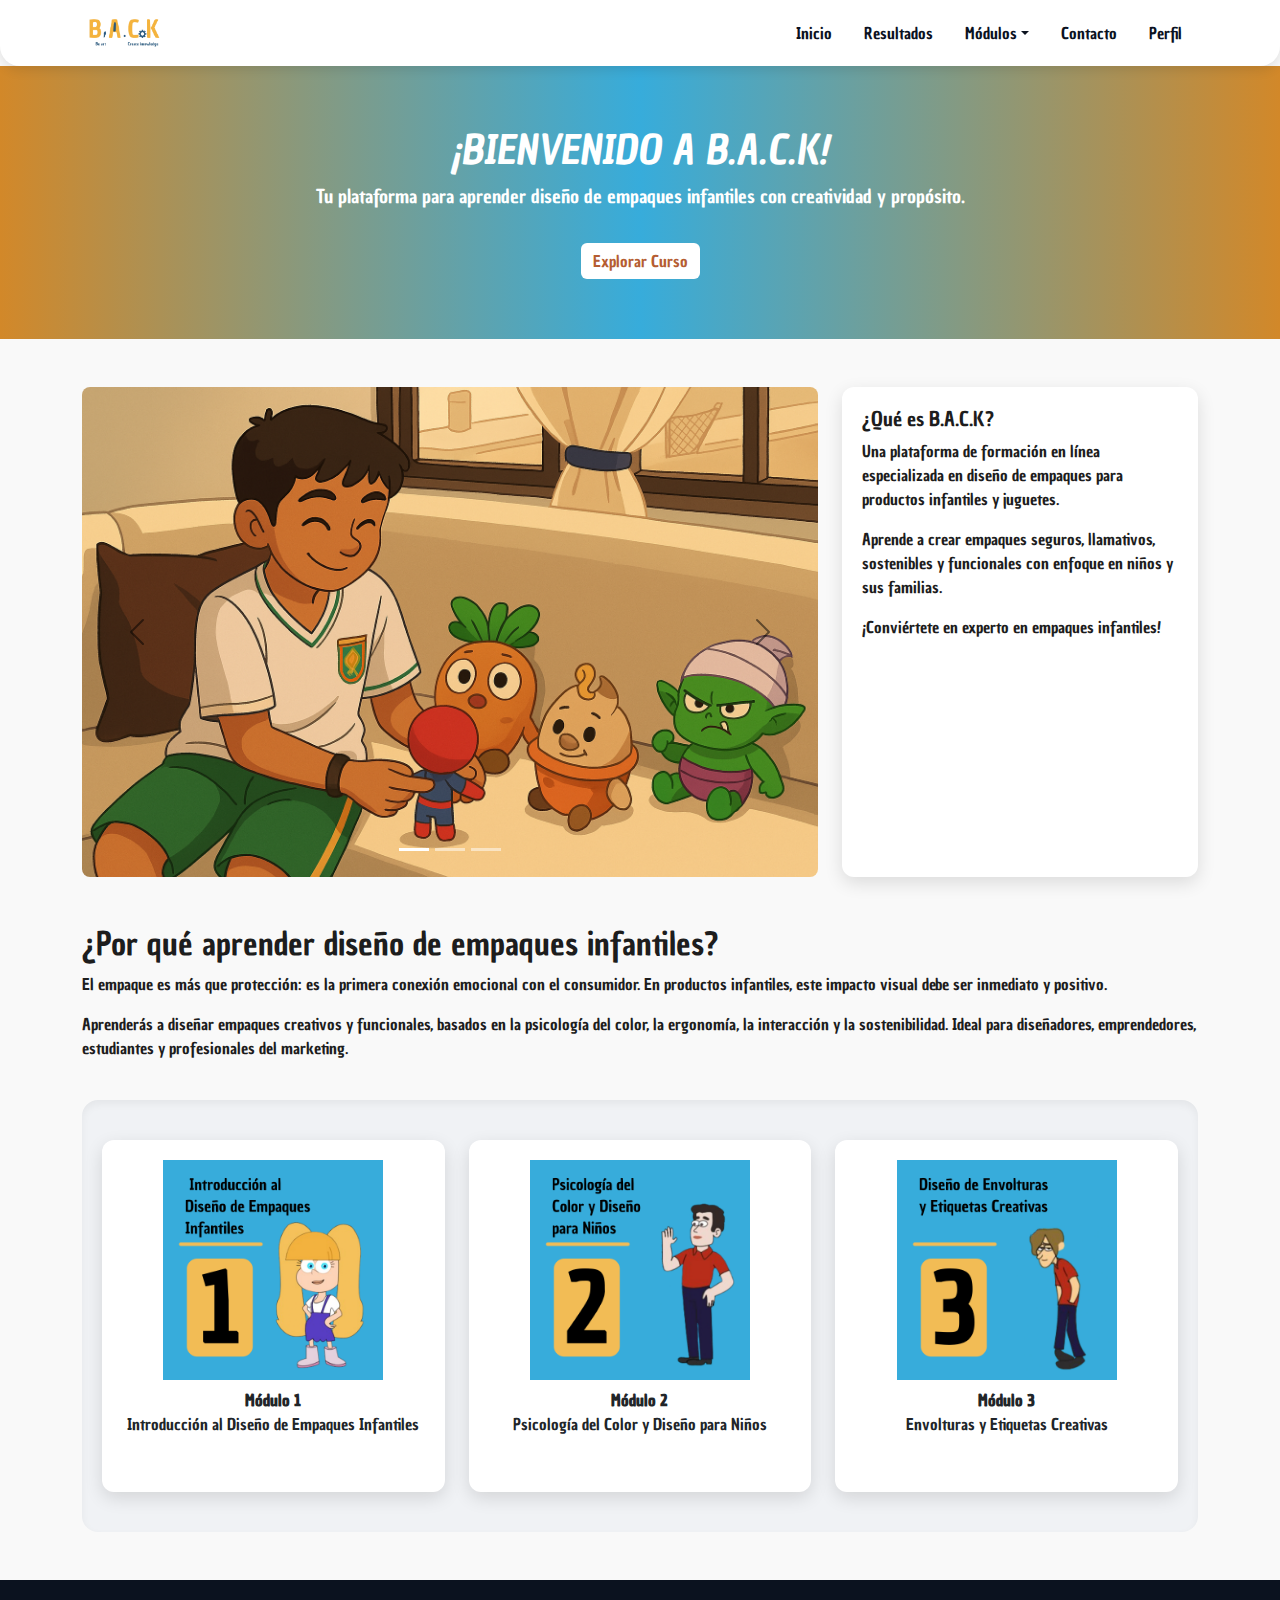
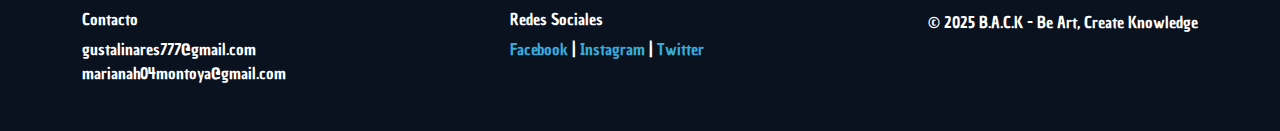
<file: index.html>
<!DOCTYPE html>
<html lang="es">

<head>
  <meta charset="UTF-8" />
  <meta name="viewport" content="width=device-width, initial-scale=1.0" />
  <title>B.A.C.K | Diseño de Empaques Infantiles</title>
  <link href="https://cdn.jsdelivr.net/npm/bootstrap@5.3.0/dist/css/bootstrap.min.css" rel="stylesheet" />
  <link href="https://fonts.googleapis.com/css2?family=Chau+Philomene+One&display=swap" rel="stylesheet" />
  <style>
    body {
      font-family: 'Chau Philomene One', sans-serif;
      background-color: #f9f9f9;
      color: #1D1D1D;
    }

    .navbar {
      background-color: #FFFFFF;
      border-radius: 0 0 20px 20px;
      box-shadow: 0 4px 12px rgba(0, 0, 0, 0.1);
      padding: 0.5rem 1rem;
    }

    .navbar-nav .nav-link {
      color: #0B121F;
      margin: 0 8px;
      padding: 8px 14px;
      border-radius: 8px;
      transition: all 0.3s ease;
    }

    .navbar-nav .nav-link:hover {
      background-color: rgba(183, 221, 255, 0.3);
      box-shadow: 0 6px 14px rgba(0, 0, 0, 0.35);
      transform: translateY(-1px);
    }

    .hero {
      background: linear-gradient(to right, #D28829, #37ACDB, #D28829);
      color: #FFFFFF;
      text-align: center;
      padding: 60px 20px;
    }

    .hero h1 {
      text-transform: uppercase;
    }

    .hero p {
      font-size: 1.2rem;
    }

    .hero button {
      background-color: #FFFFFF;
      color: #B55D32;
      border: none;
      transition: background-color 0.3s ease, color 0.3s ease;
    }

    .hero button:hover {
      background-color: #B55D32;
      color: #FFFFFF;
    }

    .carousel-inner img {
      width: 100%;
      height: auto;
      border-radius: 8px;
    }

    .carousel-control-prev-icon,
    .carousel-control-next-icon {
      filter: invert(1);
    }

    .carousel-control-prev,
    .carousel-control-next {
      background: none;
    }

    .modulos-section {
      background-color: #f0f2f5;
      padding: 40px 20px;
      border-radius: 16px;
      box-shadow: inset 0 4px 8px rgba(0, 0, 0, 0.05);
      margin-top: 40px;
    }

    .article-box {
      background-color: #FFFFFF;
      box-shadow: 0 6px 18px rgba(0, 0, 0, 0.12);
      border-radius: 12px;
      padding: 20px;
      margin-bottom: 20px;
      transition: transform 0.3s ease, box-shadow 0.3s ease;
      height: 100%;
    }

    .article-box:hover {
      transform: translateY(-5px);
      box-shadow: 0 4px 20px rgba(183, 221, 255, 0.5);
    }

    .article-box img {
      width: 100%;
      height: auto;
      max-height: 220px;
      object-fit: contain;
      border-radius: 6px;
    }

    .footer {
      background-color: #0B121F;
      color: #FFFFFF;
      padding: 30px 20px;
    }

    .footer a {
      color: #37ACDB;
      text-decoration: none;
    }

    .footer a:hover {
      text-decoration: underline;
    }

    @keyframes pulse {
      0% {
        box-shadow: 0 0 0 0 rgba(211, 111, 20, 0.4);
      }

      70% {
        box-shadow: 0 0 0 10px rgba(211, 111, 20, 0);
      }

      100% {
        box-shadow: 0 0 0 0 rgba(211, 111, 20, 0);
      }
    }

    .highlight-animate {
      animation: pulse 1.5s ease-out;
    }
  </style>
</head>

<body>
  <nav class="navbar navbar-expand-lg">
    <div class="container">
      <a class="navbar-brand" href="#"><img src="logo.png" alt="Logo" style="height: 40px;"></a>
      <button class="navbar-toggler" type="button" data-bs-toggle="collapse" data-bs-target="#navbarNav">
        <span class="navbar-toggler-icon"></span>
      </button>
      <div class="collapse navbar-collapse" id="navbarNav">
        <ul class="navbar-nav ms-auto">
          <li class="nav-item"><a class="nav-link" href="#">Inicio</a></li>
          <li class="nav-item"><a class="nav-link" href="resultado.html">Resultados</a></li>
          <li class="nav-item dropdown">
            <a class="nav-link dropdown-toggle" href="#" id="productsDropdown" role="button" data-bs-toggle="dropdown">Módulos</a>
            <ul class="dropdown-menu">
              <li><a class="dropdown-item" href="modulo1.html">Introducción</a></li>
              <li><a class="dropdown-item" href="modulo2.html">Psicología del color</a></li>
              <li><a class="dropdown-item" href="modulo3.html">Diseño creativo</a></li>
            </ul>
          </li>
          <li class="nav-item"><a class="nav-link" href="Contacto.html">Contacto</a></li>
          <li class="nav-item"><a class="nav-link" href="perfil.html">Perfil</a></li>
        </ul>
      </div>
    </div>
  </nav>

  <section class="hero">
    <h1><em>¡Bienvenido a B.A.C.K!</em></h1>
    <p>Tu plataforma para aprender diseño de empaques infantiles con creatividad y propósito.</p>
    <button class="btn mt-3" id="explorarBtn">Explorar Curso</button>
  </section>

  <div class="container py-5">
    <div class="row">
      <div class="col-md-8">
        <div id="carouselExampleIndicators" class="carousel slide" data-bs-ride="carousel">
          <div class="carousel-indicators">
            <button type="button" data-bs-target="#carouselExampleIndicators" data-bs-slide-to="0" class="active"></button>
            <button type="button" data-bs-target="#carouselExampleIndicators" data-bs-slide-to="1"></button>
            <button type="button" data-bs-target="#carouselExampleIndicators" data-bs-slide-to="2"></button>
          </div>
          <div class="carousel-inner">
            <div class="carousel-item active">
              <img src="ChatGPT Image 10 abr 2025, 08_57_53 p.m..png" class="d-block w-100" alt="...">
            </div>
            <div class="carousel-item">
              <div class="ratio ratio-16x9">
                <iframe width="560" height="315" src="https://www.youtube.com/embed/LUwMsRFcjDE?si=dehlvtAFbmsD3ULN"
                  title="YouTube video player" frameborder="0"
                  allow="accelerometer; autoplay; clipboard-write; encrypted-media; gyroscope; picture-in-picture; web-share"
                  referrerpolicy="strict-origin-when-cross-origin" allowfullscreen></iframe>
              </div>
            </div>
            <div class="carousel-item">
              <img src="ChatGPT Image 10 abr 2025, 08_57_53 p.m..png" class="d-block w-100" alt="...">
            </div>
          </div>
          <button class="carousel-control-prev" type="button" data-bs-target="#carouselExampleIndicators" data-bs-slide="prev">
            <span class="carousel-control-prev-icon"></span>
          </button>
          <button class="carousel-control-next" type="button" data-bs-target="#carouselExampleIndicators" data-bs-slide="next">
            <span class="carousel-control-next-icon"></span>
          </button>
        </div>
      </div>
      <div class="col-md-4">
        <div class="article-box">
          <h5>¿Qué es B.A.C.K?</h5>
          <p>Una plataforma de formación en línea especializada en diseño de empaques para productos infantiles y juguetes.</p>
          <p>Aprende a crear empaques seguros, llamativos, sostenibles y funcionales con enfoque en niños y sus familias.</p>
          <p>¡Conviértete en experto en empaques infantiles!</p>
        </div>
      </div>
    </div>

    <div class="mt-5">
      <h2>¿Por qué aprender diseño de empaques infantiles?</h2>
      <p>El empaque es más que protección: es la primera conexión emocional con el consumidor. En productos infantiles, este impacto visual debe ser inmediato y positivo.</p>
      <p>Aprenderás a diseñar empaques creativos y funcionales, basados en la psicología del color, la ergonomía, la interacción y la sostenibilidad. Ideal para diseñadores, emprendedores, estudiantes y profesionales del marketing.</p>
    </div>

    <div class="modulos-section" id="modulos">
      <div class="row">
        <div class="col-md-4">
          <div class="article-box text-center">
            <img src="post de instagram asesor imagen minimalista neutro.png" class="img-fluid mb-2" alt="...">
            <p><strong><a href="modulo1.html" class="text-decoration-none text-dark">Módulo 1</a></strong><br>
              <a href="modulo1.html" class="text-decoration-none text-dark">Introducción al Diseño de Empaques Infantiles</a>
            </p>
          </div>
        </div>
        <div class="col-md-4">
          <div class="article-box text-center">
            <img src="post de instagram asesor imagen minimalista neutro (1).png" class="img-fluid mb-2" alt="...">
            <p><strong><a href="modulo2.html" class="text-decoration-none text-dark">Módulo 2</a></strong><br>
              <a href="modulo2.html" class="text-decoration-none text-dark">Psicología del Color y Diseño para Niños</a>
            </p>
          </div>
        </div>
        <div class="col-md-4">
          <div class="article-box text-center">
            <img src="post de instagram asesor imagen minimalista neutro (2).png" class="img-fluid mb-2" alt="...">
            <p><strong><a href="modulo3.html" class="text-decoration-none text-dark">Módulo 3</a></strong><br>
              <a href="modulo3.html" class="text-decoration-none text-dark">Envolturas y Etiquetas Creativas</a>
            </p>
          </div>
        </div>
      </div>
    </div>
  </div>

  <footer class="footer">
    <div class="container d-flex flex-column flex-md-row justify-content-between">
      <div>
        <h6>Contacto</h6>
        <p>gustalinares777@gmail.com<br>marianah04montoya@gmail.com</p>
      </div>
      <div>
        <h6>Redes Sociales</h6>
        <a href="#">Facebook</a> |
        <a href="#">Instagram</a> |
        <a href="#">Twitter</a>
      </div>
      <div class="text-md-end">
        <p>© 2025 B.A.C.K - Be Art, Create Knowledge</p>
      </div>
    </div>
  </footer>

  <script src="https://cdn.jsdelivr.net/npm/bootstrap@5.3.0/dist/js/bootstrap.bundle.min.js"></script>
  <script>
    document.getElementById("explorarBtn").addEventListener("click", function () {
      const seccion = document.getElementById("modulos");
      seccion.scrollIntoView({ behavior: "smooth" });
      seccion.classList.add("highlight-animate");
      setTimeout(() => {
        seccion.classList.remove("highlight-animate");
      }, 1600);
    });
  </script>
</body>

</html>
</file>
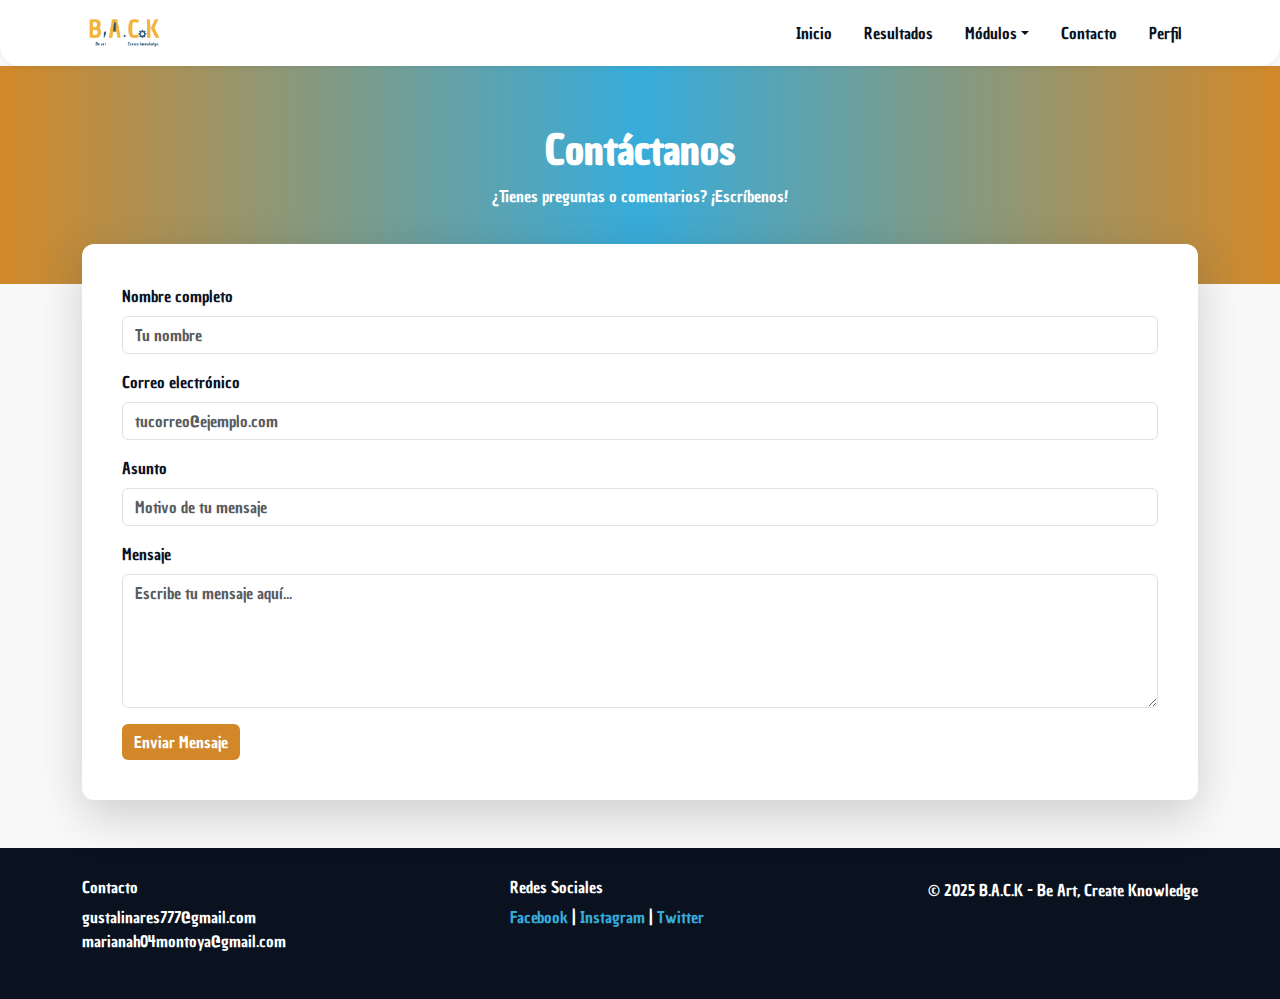
<file: Contacto.html>
<!DOCTYPE html>
<html lang="es">

<head>
  <meta charset="UTF-8" />
  <meta name="viewport" content="width=device-width, initial-scale=1.0" />
  <title>Contacto | B.A.C.K</title>
  <link href="https://cdn.jsdelivr.net/npm/bootstrap@5.3.0/dist/css/bootstrap.min.css" rel="stylesheet" />
  <link href="https://fonts.googleapis.com/css2?family=Chau+Philomene+One&display=swap" rel="stylesheet" />
  <style>
    body {
      font-family: 'Chau Philomene One', sans-serif;
      background-color: #f9f9f9;
      color: #0B121F;
      margin: 0;
      padding: 0;
    }

    /* Navbar */
    .navbar {
      background-color: #FFFFFF;
      border-radius: 0 0 20px 20px;
      box-shadow: 0 4px 12px rgba(0, 0, 0, 0.1);
      padding: 0.5rem 1rem;
      transition: box-shadow 0.3s ease;
    }

    .navbar-nav .nav-link {
      color: #0B121F;
      margin-left: 8px;
      margin-right: 8px;
      padding: 8px 14px;
      border-radius: 8px;
      transition: all 0.3s ease;
    }

    .navbar-nav .nav-link:hover,
    .navbar-nav .nav-link.active {
      background-color: rgba(183, 221, 255, 0.3);
      box-shadow: 0 6px 14px rgba(0, 0, 0, 0.35);
      transform: translateY(-1px);
      color: #0B121F;
      text-decoration: none;
    }

    .dropdown-menu {
      border-radius: 8px;
      box-shadow: 0 6px 14px rgba(0, 0, 0, 0.2);
    }

    .dropdown-item:hover {
      background-color: rgba(183, 221, 255, 0.2);
    }

    /* Hero Section */
    .hero {
      background: linear-gradient(to right, #D28829, #37ACDB, #D28829);
      color: #FFFFFF;
      text-align: center;
      padding: 60px 20px;
      border-radius: 0 0 20px 20px;
      box-shadow: 0 6px 20px rgba(55, 172, 219, 0.5);
      margin-bottom: 40px;
    }

    /* Module Section */
    .module-section {
      padding: 0 15px 50px;
      max-width: 900px;
      margin: 0 auto;
    }

    .module-box {
      background-color: #FFFFFF;
      border-radius: 12px;
      box-shadow: 0 4px 12px rgba(0, 0, 0, 0.1);
      padding: 30px 35px;
      margin-bottom: 40px;
      transition: box-shadow 0.3s ease;
    }

    .module-box:hover {
      box-shadow: 0 8px 25px rgba(0, 0, 0, 0.15);
    }

    /* Upload Box */
    .upload-box {
      background-color: #f9f9f9;
      border: 2px dashed #37ACDB;
      padding: 25px;
      border-radius: 12px;
      text-align: center;
      box-shadow: 0 4px 12px rgba(55, 172, 219, 0.2);
      transition: box-shadow 0.3s ease, border-color 0.3s ease;
    }

    .upload-box:hover {
      box-shadow: 0 6px 20px rgba(55, 172, 219, 0.4);
      border-color: #D28829;
    }

    .upload-box p {
      font-weight: 600;
      margin-bottom: 15px;
      color: #0B121F;
    }

    .upload-box input[type="file"] {
      border-radius: 8px;
      box-shadow: inset 0 1px 3px rgba(0, 0, 0, 0.1);
      border: 1px solid #ccc;
      padding: 6px 10px;
      transition: border-color 0.3s ease;
      width: 100%;
      max-width: 400px;
      margin: 0 auto 15px auto;
      display: block;
    }

    .upload-box input[type="file"]:focus {
      outline: none;
      border-color: #37ACDB;
      box-shadow: 0 0 6px rgba(55, 172, 219, 0.6);
    }

    /* Submit Button */
    #submitBtn {
      background-color: #D28829;
      color: #fff;
      border: none;
      padding: 10px 30px;
      font-weight: 700;
      border-radius: 12px;
      cursor: pointer;
      transition: background-color 0.3s ease, box-shadow 0.3s ease,
        transform 0.2s ease;
      box-shadow: 0 6px 14px rgba(210, 136, 41, 0.6);
    }

    #submitBtn:hover:not(:disabled) {
      background-color: #b56f1d;
      box-shadow: 0 8px 18px rgba(181, 111, 29, 0.8);
      transform: translateY(-2px);
    }

    #submitBtn:disabled {
      cursor: not-allowed;
      opacity: 0.7;
      box-shadow: none;
      transform: none;
    }

    /* Spinner */
    .spinner-border.text-warning {
      width: 2rem;
      height: 2rem;
      margin: 0 auto;
      display: block;
    }

    /* Image Placeholder */
    .image-placeholder {
      background-color: #e0e0e0;
      width: 100%;
      height: 200px;
      border-radius: 12px;
      display: flex;
      align-items: center;
      justify-content: center;
      color: #888;
      font-style: italic;
      margin-bottom: 15px;
      box-shadow: inset 0 0 8px rgba(0, 0, 0, 0.05);
      user-select: none;
    }

    /* Next Steps Container */
    #nextSteps {
      max-width: 600px;
      margin: 30px auto 0;
    }

    /* Responsive tweaks */
    @media (max-width: 768px) {
      .module-box {
        padding: 25px 20px;
      }

      .upload-box input[type="file"] {
        max-width: 100%;
      }

      #nextSteps {
        padding: 0 10px;
      }
    }

    /* Repeated styles, can be merged but kept as original */
    body {
      font-family: 'Chau Philomene One', sans-serif;
      background-color: #f9f9f9;
      color: #0B121F;
    }

    .navbar {
      background-color: #FFFFFF;
      box-shadow: 0 2px 4px rgba(0, 0, 0, 0.05);
    }

    .navbar-nav .nav-link {
      color: #0B121F;
    }

    .contact-header {
      background: linear-gradient(to right, #D28829, #37ACDB, #D28829);
      color: #FFFFFF;
      padding: 60px 20px;
      text-align: center;
    }

    .contact-header h1 {
      margin-bottom: 10px;
      font-weight: bold;
    }

    .contact-form {
      background-color: #FFFFFF;
      border-radius: 12px;
      padding: 40px;
      box-shadow: 0 4px 12px rgba(0, 0, 0, 0.05);
      margin-top: -40px;
      z-index: 10;
      position: relative;
    }

    .form-control:focus {
      border-color: #37ACDB;
      box-shadow: 0 0 0 0.2rem rgba(55, 172, 219, 0.25);
    }

    .btn-submit {
      background-color: #D28829;
      color: #fff;
      border: none;
    }

    .btn-submit:hover {
      background-color: #b56f1d;
    }

    .footer {
      background-color: #0B121F;
      color: #FFFFFF;
      padding: 30px 20px;
    }

    .footer a {
      color: #37ACDB;
      text-decoration: none;
    }

    .footer a:hover {
      text-decoration: underline;
    }
  </style>
</head>

<body>
  <nav class="navbar navbar-expand-lg">
    <div class="container">
      <a class="navbar-brand" href="index.html"><img src="logo.png" alt="Logo" style="height: 40px;" /></a>
      <button class="navbar-toggler" type="button" data-bs-toggle="collapse" data-bs-target="#navbarNav">
        <span class="navbar-toggler-icon"></span>
      </button>
      <div class="collapse navbar-collapse" id="navbarNav">
        <ul class="navbar-nav ms-auto">
          <li class="nav-item"><a class="nav-link" href="index.html">Inicio</a></li>
          <li class="nav-item"><a class="nav-link" href="resultado.html">Resultados</a></li>
          <li class="nav-item dropdown">
            <a class="nav-link dropdown-toggle" href="#" id="productsDropdown" role="button" data-bs-toggle="dropdown" aria-expanded="false">Módulos</a>
            <ul class="dropdown-menu" aria-labelledby="productsDropdown">
              <li><a class="dropdown-item" href="modulo1.html">Introducción</a></li>
              <li><a class="dropdown-item" href="modulo2.html">Psicología del color</a></li>
              <li><a class="dropdown-item" href="modulo3.html">Diseño creativo</a></li>
            </ul>
          </li>
          <li class="nav-item"><a class="nav-link" href="#">Contacto</a></li> <!-- Aquí sin active -->
          <li class="nav-item"><a class="nav-link" href="perfil.html">Perfil</a></li>
        </ul>
      </div>
    </div>
  </nav>

  <header class="contact-header">
    <h1>Contáctanos</h1>
    <p>¿Tienes preguntas o comentarios? ¡Escríbenos!</p>
  </header>

  <div class="container">
    <div class="contact-form shadow-lg">
      <form>
        <div class="mb-3">
          <label for="name" class="form-label">Nombre completo</label>
          <input type="text" class="form-control" id="name" placeholder="Tu nombre" />
        </div>
        <div class="mb-3">
          <label for="email" class="form-label">Correo electrónico</label>
          <input type="email" class="form-control" id="email" placeholder="tucorreo@ejemplo.com" />
        </div>
        <div class="mb-3">
          <label for="subject" class="form-label">Asunto</label>
          <input type="text" class="form-control" id="subject" placeholder="Motivo de tu mensaje" />
        </div>
        <div class="mb-3">
          <label for="message" class="form-label">Mensaje</label>
          <textarea class="form-control" id="message" rows="5" placeholder="Escribe tu mensaje aquí..."></textarea>
        </div>
        <button type="submit" class="btn btn-submit">Enviar Mensaje</button>
      </form>
    </div>
  </div>

  <footer class="footer mt-5">
    <div class="container d-flex flex-column flex-md-row justify-content-between">
      <div>
        <h6>Contacto</h6>
        <p>gustalinares777@gmail.com<br />marianah04montoya@gmail.com</p>
      </div>
      <div>
        <h6>Redes Sociales</h6>
        <a href="#">Facebook</a> |
        <a href="#">Instagram</a> |
        <a href="#">Twitter</a>
      </div>
      <div class="text-md-end">
        <p>© 2025 B.A.C.K - Be Art, Create Knowledge</p>
      </div>
    </div>
  </footer>

  <script src="https://cdn.jsdelivr.net/npm/bootstrap@5.3.0/dist/js/bootstrap.bundle.min.js"></script>
</body>

</html>
</file>
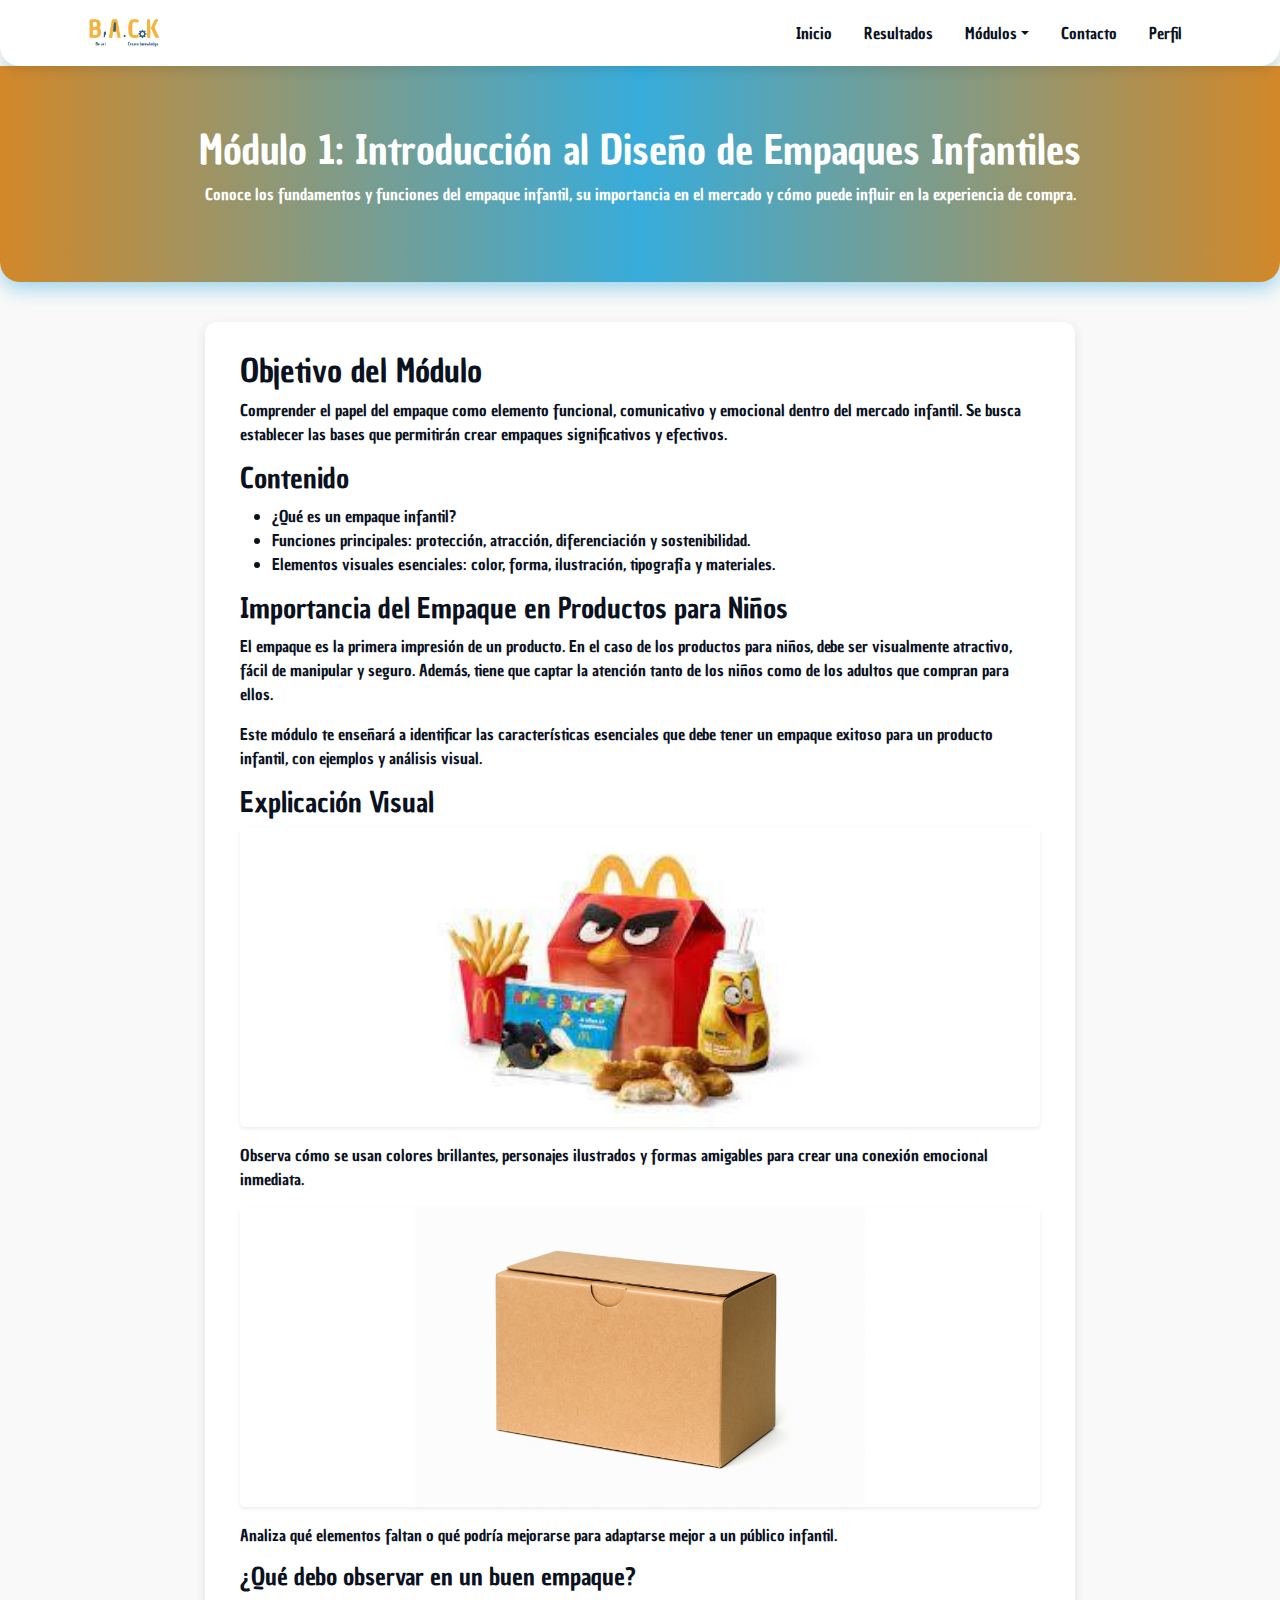
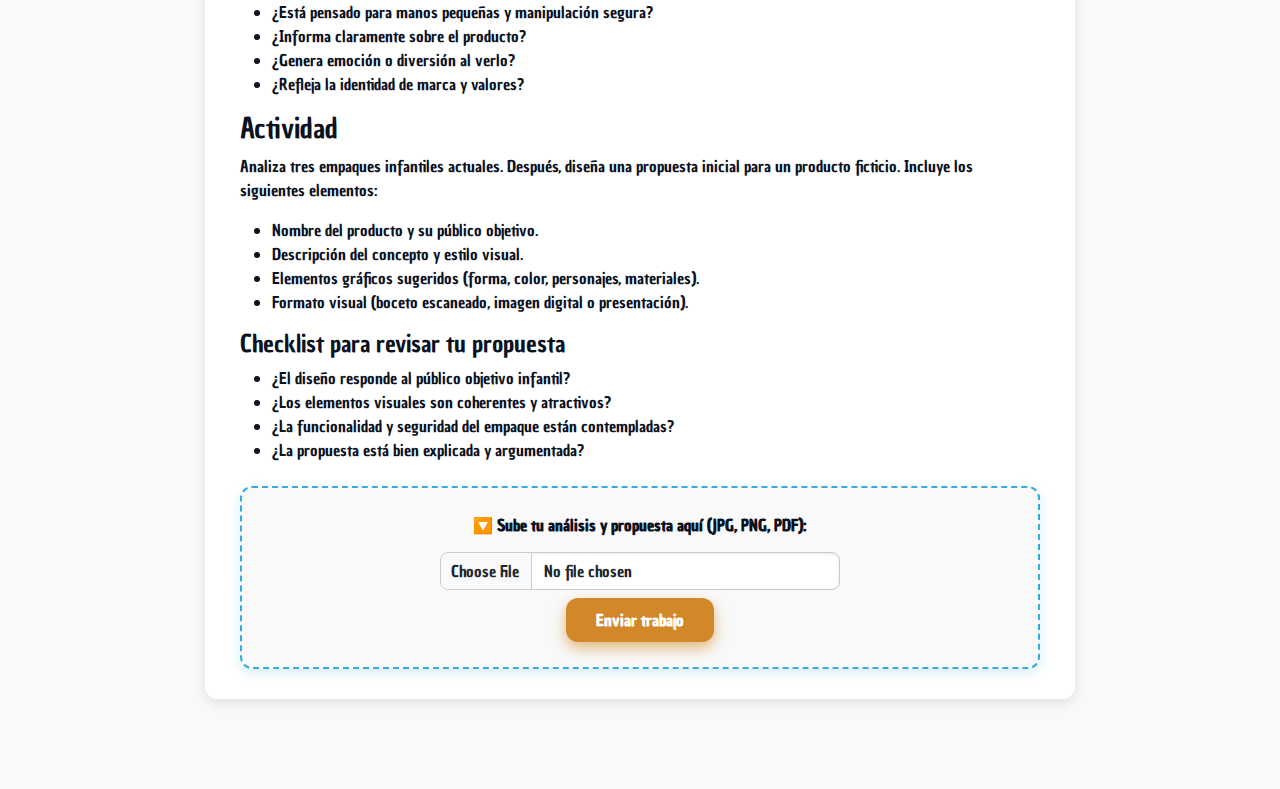
<file: modulo1.html>
<!DOCTYPE html>
<html lang="es">

<head>
  <meta charset="UTF-8" />
  <meta name="viewport" content="width=device-width, initial-scale=1" />
  <title>Módulo 1 - B.A.C.K</title>
  <link
    href="https://cdn.jsdelivr.net/npm/bootstrap@5.3.0/dist/css/bootstrap.min.css"
    rel="stylesheet"
  />
  <link
    href="https://fonts.googleapis.com/css2?family=Chau+Philomene+One&display=swap"
    rel="stylesheet"
  />
  <style>
  body {
      font-family: 'Chau Philomene One', sans-serif;
      background-color: #f9f9f9;
      color: #0B121F;
      margin: 0;
      padding: 0;
    }

    /* Navbar */
    .navbar {
      background-color: #FFFFFF;
      border-radius: 0 0 20px 20px;
      box-shadow: 0 4px 12px rgba(0, 0, 0, 0.1);
      padding: 0.5rem 1rem;
      transition: box-shadow 0.3s ease;
    }

    .navbar-nav .nav-link {
      color: #0B121F;
      margin-left: 8px;
      margin-right: 8px;
      padding: 8px 14px;
      border-radius: 8px;
      transition: all 0.3s ease;
    }

    .navbar-nav .nav-link:hover,
    .navbar-nav .nav-link.active {
      background-color: rgba(183, 221, 255, 0.3);
      box-shadow: 0 6px 14px rgba(0, 0, 0, 0.35);
      transform: translateY(-1px);
      color: #0B121F;
      text-decoration: none;
    }

    .dropdown-menu {
      border-radius: 8px;
      box-shadow: 0 6px 14px rgba(0, 0, 0, 0.2);
    }

    .dropdown-item:hover {
      background-color: rgba(183, 221, 255, 0.2);
    }

    /* Hero Section */
    .hero {
      background: linear-gradient(to right, #D28829, #37ACDB, #D28829);
      color: #FFFFFF;
      text-align: center;
      padding: 60px 20px;
      border-radius: 0 0 20px 20px;
      box-shadow: 0 6px 20px rgba(55, 172, 219, 0.5);
      margin-bottom: 40px;
    }

    /* Module Section */
    .module-section {
      padding: 0 15px 50px;
      max-width: 900px;
      margin: 0 auto;
    }

    .module-box {
      background-color: #FFFFFF;
      border-radius: 12px;
      box-shadow: 0 4px 12px rgba(0, 0, 0, 0.1);
      padding: 30px 35px;
      margin-bottom: 40px;
      transition: box-shadow 0.3s ease;
    }

    .module-box:hover {
      box-shadow: 0 8px 25px rgba(0, 0, 0, 0.15);
    }

    /* Upload Box */
    .upload-box {
      background-color: #f9f9f9;
      border: 2px dashed #37ACDB;
      padding: 25px;
      border-radius: 12px;
      text-align: center;
      box-shadow: 0 4px 12px rgba(55, 172, 219, 0.2);
      transition: box-shadow 0.3s ease, border-color 0.3s ease;
    }

    .upload-box:hover {
      box-shadow: 0 6px 20px rgba(55, 172, 219, 0.4);
      border-color: #D28829;
    }

    .upload-box p {
      font-weight: 600;
      margin-bottom: 15px;
      color: #0B121F;
    }

    .upload-box input[type="file"] {
      border-radius: 8px;
      box-shadow: inset 0 1px 3px rgba(0, 0, 0, 0.1);
      border: 1px solid #ccc;
      padding: 6px 10px;
      transition: border-color 0.3s ease;
      width: 100%;
      max-width: 400px;
      margin: 0 auto 15px auto;
      display: block;
    }

    .upload-box input[type="file"]:focus {
      outline: none;
      border-color: #37ACDB;
      box-shadow: 0 0 6px rgba(55, 172, 219, 0.6);
    }

    /* Submit Button */
    #submitBtn {
      background-color: #D28829;
      color: #fff;
      border: none;
      padding: 10px 30px;
      font-weight: 700;
      border-radius: 12px;
      cursor: pointer;
      transition: background-color 0.3s ease, box-shadow 0.3s ease,
        transform 0.2s ease;
      box-shadow: 0 6px 14px rgba(210, 136, 41, 0.6);
    }

    #submitBtn:hover:not(:disabled) {
      background-color: #b56f1d;
      box-shadow: 0 8px 18px rgba(181, 111, 29, 0.8);
      transform: translateY(-2px);
    }

    #submitBtn:disabled {
      cursor: not-allowed;
      opacity: 0.7;
      box-shadow: none;
      transform: none;
    }

    /* Spinner */
    .spinner-border.text-warning {
      width: 2rem;
      height: 2rem;
      margin: 0 auto;
      display: block;
    }

    /* Image Placeholder */
    .image-placeholder {
      background-color: #e0e0e0;
      width: 100%;
      height: 200px;
      border-radius: 12px;
      display: flex;
      align-items: center;
      justify-content: center;
      color: #888;
      font-style: italic;
      margin-bottom: 15px;
      box-shadow: inset 0 0 8px rgba(0, 0, 0, 0.05);
      user-select: none;
    }

    /* Next Steps Container */
    #nextSteps {
      max-width: 600px;
      margin: 30px auto 0;
    }

    /* Responsive tweaks */
    @media (max-width: 768px) {
      .module-box {
        padding: 25px 20px;
      }

      .upload-box input[type="file"] {
        max-width: 100%;
      }

      #nextSteps {
        padding: 0 10px;
      }
    }
  </style>
</head>

<body>
  <nav class="navbar navbar-expand-lg">
    <div class="container">
      <a class="navbar-brand" href="index.html">
        <img src="logo.png" alt="Logo" style="height: 40px" />
      </a>
      <button
        class="navbar-toggler"
        type="button"
        data-bs-toggle="collapse"
        data-bs-target="#navbarNav"
        aria-controls="navbarNav"
        aria-expanded="false"
        aria-label="Toggle navigation"
      >
        <span class="navbar-toggler-icon"></span>
      </button>
      <div class="collapse navbar-collapse" id="navbarNav">
        <ul class="navbar-nav ms-auto">
          <li class="nav-item"><a class="nav-link" href="index.html">Inicio</a></li>
          <li class="nav-item"><a class="nav-link" href="resultado.html">Resultados</a></li>
          <li class="nav-item dropdown">
            <a
              class="nav-link dropdown-toggle"
              href="#"
              id="productsDropdown"
              role="button"
              data-bs-toggle="dropdown"
              aria-expanded="false"
              >Módulos</a
            >
            <ul class="dropdown-menu" aria-labelledby="productsDropdown">
              <li><a class="dropdown-item" href="#">Introducción</a></li>
              <li><a class="dropdown-item" href="modulo2.html">Psicología del color</a></li>
              <li><a class="dropdown-item" href="modulo3.html">Diseño creativo</a></li>
            </ul>
          </li>
          <li class="nav-item"><a class="nav-link" href="Contacto.html">Contacto</a></li>
          <li class="nav-item"><a class="nav-link" href="perfil.html">Perfil</a></li>
        </ul>
      </div>
    </div>
  </nav>

  <section class="hero">
    <h1>Módulo 1: Introducción al Diseño de Empaques Infantiles</h1>
    <p>
      Conoce los fundamentos y funciones del empaque infantil, su importancia
      en el mercado y cómo puede influir en la experiencia de compra.
    </p>
  </section>

  <div class="container module-section">
    <div class="module-box">
      <h2>Objetivo del Módulo</h2>
      <p>
        Comprender el papel del empaque como elemento funcional, comunicativo y
        emocional dentro del mercado infantil. Se busca establecer las bases
        que permitirán crear empaques significativos y efectivos.
      </p>

      <h3>Contenido</h3>
      <ul>
        <li>¿Qué es un empaque infantil?</li>
        <li>
          Funciones principales: protección, atracción, diferenciación y
          sostenibilidad.
        </li>
        <li>
          Elementos visuales esenciales: color, forma, ilustración, tipografía y
          materiales.
        </li>
      </ul>

      <h3>Importancia del Empaque en Productos para Niños</h3>
      <p>
        El empaque es la primera impresión de un producto. En el caso de los
        productos para niños, debe ser visualmente atractivo, fácil de manipular
        y seguro. Además, tiene que captar la atención tanto de los niños como
        de los adultos que compran para ellos.
      </p>
      <p>
        Este módulo te enseñará a identificar las características esenciales que
        debe tener un empaque exitoso para un producto infantil, con ejemplos y
        análisis visual.
      </p>
      <h3>Explicación Visual</h3>

<!-- Imagen: Empaque atractivo para niños -->
<div class="mb-3">
  <img src="descarga.jpg" alt="Ejemplo de empaque atractivo para niños"
       class="img-fluid rounded shadow-sm"
       style="width:100%; max-height:300px; object-fit:contain;">
</div>
<p>
  Observa cómo se usan colores brillantes, personajes ilustrados y formas
  amigables para crear una conexión emocional inmediata.
</p>

<!-- Imagen: Empaque tradicional para comparar -->
<div class="mb-3">
  <img src="ChatGPT Image 9 jun 2025, 02_59_41 a.m..png" alt="Ejemplo de empaque tradicional para comparar"
       class="img-fluid rounded shadow-sm"
       style="width:100%; max-height:300px; object-fit:contain;">
</div>
<p>
  Analiza qué elementos faltan o qué podría mejorarse para adaptarse mejor
  a un público infantil.
</p>


      <h4>¿Qué debo observar en un buen empaque?</h4>
      <ul>
        <li>¿Está pensado para manos pequeñas y manipulación segura?</li>
        <li>¿Informa claramente sobre el producto?</li>
        <li>¿Genera emoción o diversión al verlo?</li>
        <li>¿Refleja la identidad de marca y valores?</li>
      </ul>

      <h3>Actividad</h3>
      <p>
        Analiza tres empaques infantiles actuales. Después, diseña una propuesta
        inicial para un producto ficticio. Incluye los siguientes elementos:
      </p>
      <ul>
        <li>Nombre del producto y su público objetivo.</li>
        <li>Descripción del concepto y estilo visual.</li>
        <li>Elementos gráficos sugeridos (forma, color, personajes, materiales).</li>
        <li>Formato visual (boceto escaneado, imagen digital o presentación).</li>
      </ul>

      <h4>Checklist para revisar tu propuesta</h4>
      <ul>
        <li>¿El diseño responde al público objetivo infantil?</li>
        <li>¿Los elementos visuales son coherentes y atractivos?</li>
        <li>¿La funcionalidad y seguridad del empaque están contempladas?</li>
        <li>¿La propuesta está bien explicada y argumentada?</li>
      </ul>

      <div class="upload-box mt-4 text-center" id="uploadBox">
        <p><strong>🔽 Sube tu análisis y propuesta aquí (JPG, PNG, PDF):</strong></p>
        <input type="file" class="form-control mb-2" id="fileInput" />
        <button class="btn btn-warning text-white" id="submitBtn">
          Enviar trabajo
        </button>

        <div
          class="spinner-border text-warning mt-3"
          role="status"
          id="spinner"
          style="display: none"
        >
          <span class="visually-hidden">Cargando...</span>
        </div>
      </div>

      <div
        class="container text-center mt-4"
        id="nextSteps"
        style="display: none"
      >
        <div class="alert alert-success" role="alert">
          🎉 <strong>¡Felicidades!</strong> Has terminado tu trabajo. Visita la
          pestaña de <strong>Resultados</strong> para saber tu calificación.
        </div>
        <a href="resultado.html" class="btn btn-success">Ir a Resultados</a>
      </div>
    </div>
  </div>

  <script src="https://cdn.jsdelivr.net/npm/bootstrap@5.3.0/dist/js/bootstrap.bundle.min.js"></script>
  <script>
    const fileInput = document.getElementById('fileInput');
    const submitBtn = document.getElementById('submitBtn');
    const spinner = document.getElementById('spinner');
    const nextSteps = document.getElementById('nextSteps');
    const uploadBox = document.getElementById('uploadBox');

    submitBtn.addEventListener('click', () => {
      if (!fileInput.files.length) {
        alert('Por favor, selecciona un archivo antes de enviar.');
        return;
      }

      // Mostrar spinner y deshabilitar botón
      spinner.style.display = 'inline-block';
      submitBtn.disabled = true;
      submitBtn.textContent = 'Enviando...';

      // Simulación de subida (por ejemplo, 2 segundos)
      setTimeout(() => {
        spinner.style.display = 'none';
        uploadBox.style.display = 'none';
        nextSteps.style.display = 'block';
      }, 2000);
    });
  </script>
</body>

</html>
</file>
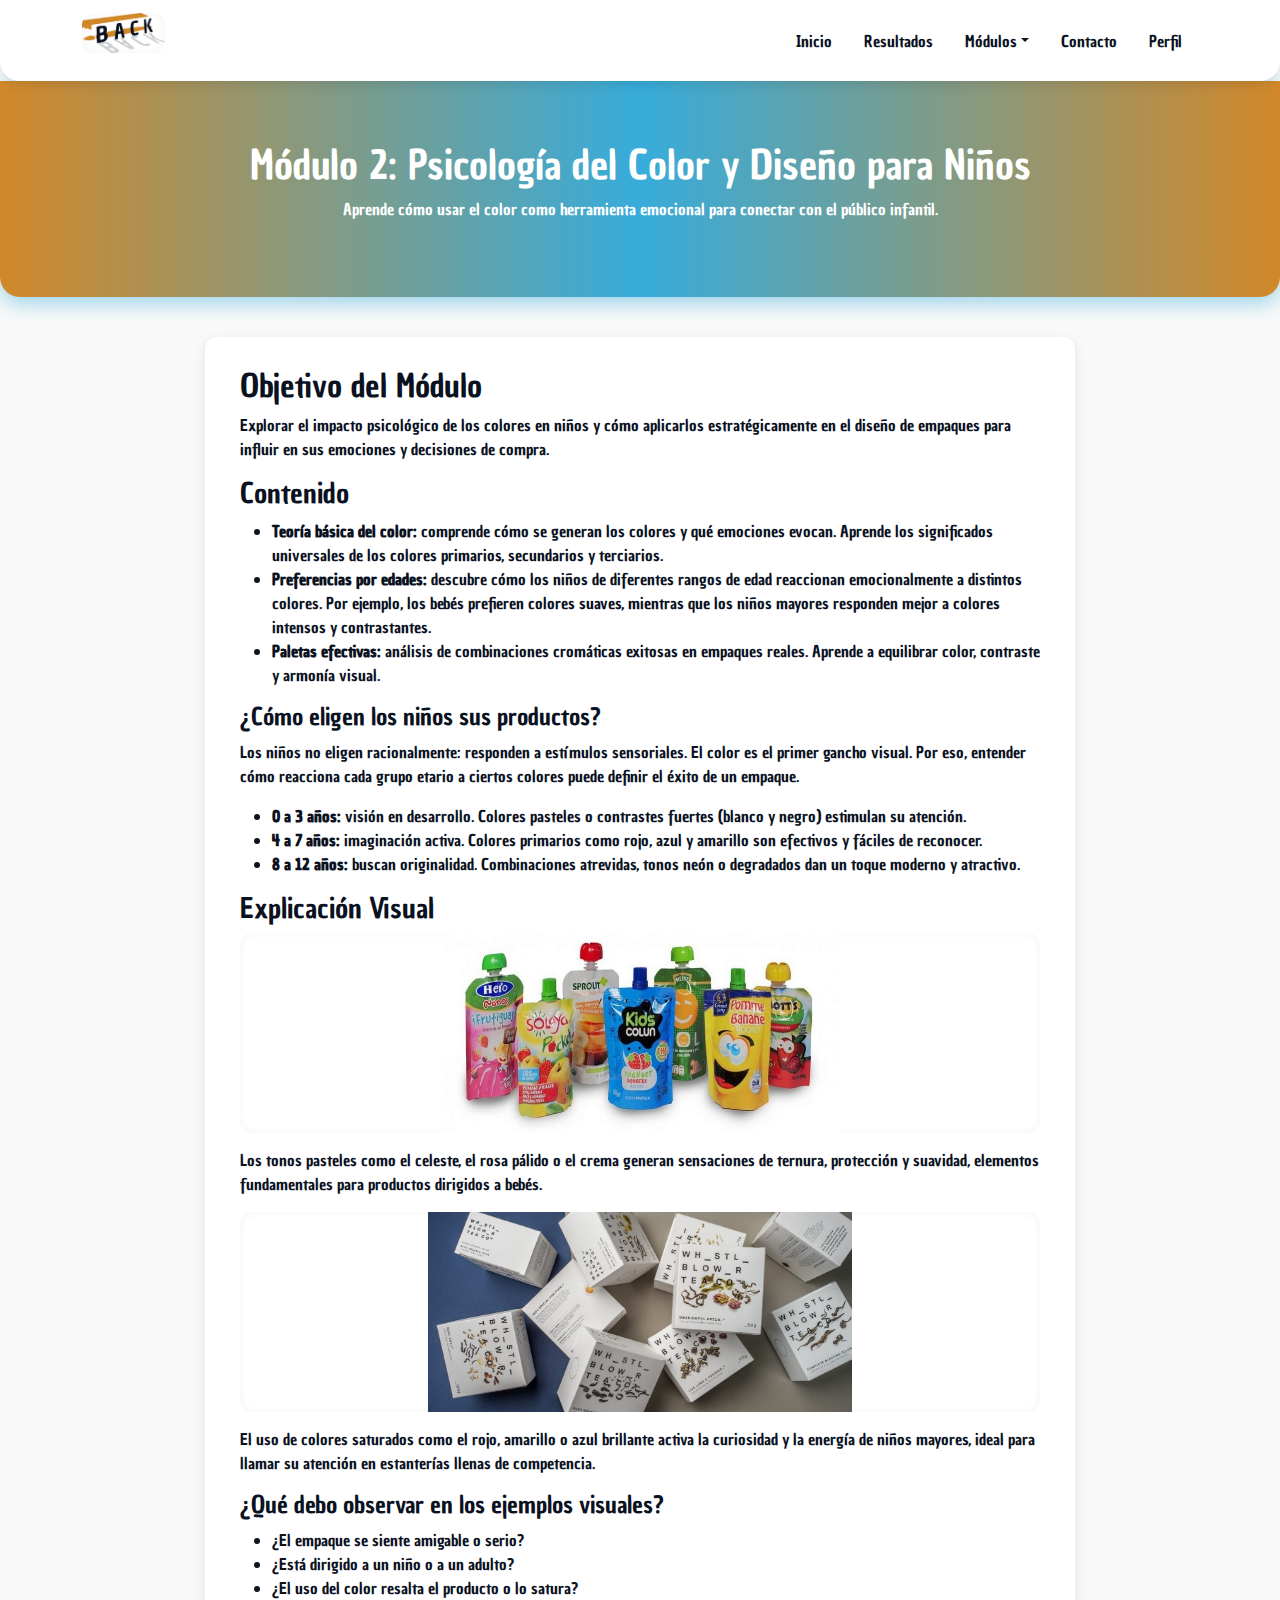
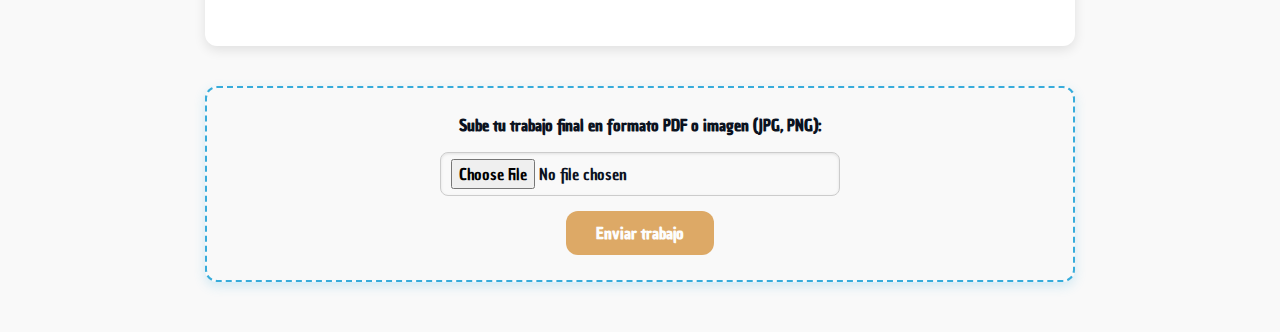
<file: modulo2.html>
<!DOCTYPE html>
<html lang="es">

<head>
  <meta charset="UTF-8" />
  <meta name="viewport" content="width=device-width, initial-scale=1" />
  <title>Módulo 2 - B.A.C.K</title>
  <link href="https://cdn.jsdelivr.net/npm/bootstrap@5.3.0/dist/css/bootstrap.min.css" rel="stylesheet" />
  <link href="https://fonts.googleapis.com/css2?family=Chau+Philomene+One&display=swap" rel="stylesheet" />
  <style>
    body {
      font-family: 'Chau Philomene One', sans-serif;
      background-color: #f9f9f9;
      color: #0B121F;
      margin: 0;
      padding: 0;
    }

    /* Navbar */
    .navbar {
      background-color: #FFFFFF;
      border-radius: 0 0 20px 20px;
      box-shadow: 0 4px 12px rgba(0, 0, 0, 0.1);
      padding: 0.5rem 1rem;
      transition: box-shadow 0.3s ease;
    }

    .navbar-nav .nav-link {
      color: #0B121F;
      margin-left: 8px;
      margin-right: 8px;
      padding: 8px 14px;
      border-radius: 8px;
      transition: all 0.3s ease;
    }

    .navbar-nav .nav-link:hover,
    .navbar-nav .nav-link.active {
      background-color: rgba(183, 221, 255, 0.3);
      box-shadow: 0 6px 14px rgba(0, 0, 0, 0.35);
      transform: translateY(-1px);
      color: #0B121F;
      text-decoration: none;
    }

    .dropdown-menu {
      border-radius: 8px;
      box-shadow: 0 6px 14px rgba(0, 0, 0, 0.2);
    }

    .dropdown-item:hover {
      background-color: rgba(183, 221, 255, 0.2);
    }

    /* Hero Section */
    .hero {
      background: linear-gradient(to right, #D28829, #37ACDB, #D28829);
      color: #FFFFFF;
      text-align: center;
      padding: 60px 20px;
      border-radius: 0 0 20px 20px;
      box-shadow: 0 6px 20px rgba(55, 172, 219, 0.5);
      margin-bottom: 40px;
    }

    /* Module Section */
    .module-section {
      padding: 0 15px 50px;
      max-width: 900px;
      margin: 0 auto;
    }

    .module-box {
      background-color: #FFFFFF;
      border-radius: 12px;
      box-shadow: 0 4px 12px rgba(0, 0, 0, 0.1);
      padding: 30px 35px;
      margin-bottom: 40px;
      transition: box-shadow 0.3s ease;
    }

    .module-box:hover {
      box-shadow: 0 8px 25px rgba(0, 0, 0, 0.15);
    }

    /* Upload Box */
    .upload-box {
      background-color: #f9f9f9;
      border: 2px dashed #37ACDB;
      padding: 25px;
      border-radius: 12px;
      text-align: center;
      box-shadow: 0 4px 12px rgba(55, 172, 219, 0.2);
      transition: box-shadow 0.3s ease, border-color 0.3s ease;
    }

    .upload-box:hover {
      box-shadow: 0 6px 20px rgba(55, 172, 219, 0.4);
      border-color: #D28829;
    }

    .upload-box p {
      font-weight: 600;
      margin-bottom: 15px;
      color: #0B121F;
    }

    .upload-box input[type="file"] {
      border-radius: 8px;
      box-shadow: inset 0 1px 3px rgba(0, 0, 0, 0.1);
      border: 1px solid #ccc;
      padding: 6px 10px;
      transition: border-color 0.3s ease;
      width: 100%;
      max-width: 400px;
      margin: 0 auto 15px auto;
      display: block;
    }

    .upload-box input[type="file"]:focus {
      outline: none;
      border-color: #37ACDB;
      box-shadow: 0 0 6px rgba(55, 172, 219, 0.6);
    }

    /* Submit Button */
    #submitBtn {
      background-color: #D28829;
      color: #fff;
      border: none;
      padding: 10px 30px;
      font-weight: 700;
      border-radius: 12px;
      cursor: pointer;
      transition: background-color 0.3s ease, box-shadow 0.3s ease,
        transform 0.2s ease;
      box-shadow: 0 6px 14px rgba(210, 136, 41, 0.6);
    }

    #submitBtn:hover:not(:disabled) {
      background-color: #b56f1d;
      box-shadow: 0 8px 18px rgba(181, 111, 29, 0.8);
      transform: translateY(-2px);
    }

    #submitBtn:disabled {
      cursor: not-allowed;
      opacity: 0.7;
      box-shadow: none;
      transform: none;
    }

    /* Spinner */
    .spinner-border.text-warning {
      width: 2rem;
      height: 2rem;
      margin: 0 auto;
      display: block;
    }

    /* Image Styles */
    img {
      border-radius: 12px;
      margin-bottom: 15px;
      box-shadow: inset 0 0 8px rgba(0, 0, 0, 0.05);
      max-height: 200px;
      width: 100%;
      object-fit: contain;
    }

    /* Next Steps Container */
    #nextSteps {
      max-width: 600px;
      margin: 30px auto 0;
    }

    /* Responsive tweaks */
    @media (max-width: 768px) {
      .module-box {
        padding: 25px 20px;
      }

      .upload-box input[type="file"] {
        max-width: 100%;
      }

      #nextSteps {
        padding: 0 10px;
      }
    }
  </style>
</head>

<body>
  <nav class="navbar navbar-expand-lg">
    <div class="container">
      <a class="navbar-brand" href="index.html"><img src="logo-removebg-preview.png" alt="Logo" style="height: 40px" /></a>
      <button class="navbar-toggler" type="button" data-bs-toggle="collapse" data-bs-target="#navbarNav">
        <span class="navbar-toggler-icon"></span>
      </button>
      <div class="collapse navbar-collapse" id="navbarNav">
        <ul class="navbar-nav ms-auto">
          <li class="nav-item"><a class="nav-link" href="index.html">Inicio</a></li>
          <li class="nav-item"><a class="nav-link" href="resultado.html">Resultados</a></li>
          <li class="nav-item dropdown">
            <a class="nav-link dropdown-toggle" href="#" id="productsDropdown" role="button" data-bs-toggle="dropdown">Módulos</a>
            <ul class="dropdown-menu">
              <li><a class="dropdown-item" href="modulo1.html">Introducción</a></li>
              <li><a class="dropdown-item active" href="#">Psicología del color</a></li>
              <li><a class="dropdown-item" href="modulo3.html">Diseño creativo</a></li>
            </ul>
          </li>
          <li class="nav-item"><a class="nav-link" href="Contacto.html">Contacto</a></li>
          <li class="nav-item"><a class="nav-link" href="perfil.html">Perfil</a></li>
        </ul>
      </div>
    </div>
  </nav>

  <section class="hero">
    <h1>Módulo 2: Psicología del Color y Diseño para Niños</h1>
    <p>Aprende cómo usar el color como herramienta emocional para conectar con el público infantil.</p>
  </section>

  <div class="container module-section">
    <div class="module-box">
      <h2>Objetivo del Módulo</h2>
      <p>Explorar el impacto psicológico de los colores en niños y cómo aplicarlos estratégicamente en el diseño de empaques para influir en sus emociones y decisiones de compra.</p>

      <h3>Contenido</h3>
      <ul>
        <li><strong>Teoría básica del color:</strong> comprende cómo se generan los colores y qué emociones evocan. Aprende los significados universales de los colores primarios, secundarios y terciarios.</li>
        <li><strong>Preferencias por edades:</strong> descubre cómo los niños de diferentes rangos de edad reaccionan emocionalmente a distintos colores. Por ejemplo, los bebés prefieren colores suaves, mientras que los niños mayores responden mejor a colores intensos y contrastantes.</li>
        <li><strong>Paletas efectivas:</strong> análisis de combinaciones cromáticas exitosas en empaques reales. Aprende a equilibrar color, contraste y armonía visual.</li>
      </ul>

      <h4>¿Cómo eligen los niños sus productos?</h4>
      <p>Los niños no eligen racionalmente: responden a estímulos sensoriales. El color es el primer gancho visual. Por eso, entender cómo reacciona cada grupo etario a ciertos colores puede definir el éxito de un empaque.</p>
      <ul>
        <li><strong>0 a 3 años:</strong> visión en desarrollo. Colores pasteles o contrastes fuertes (blanco y negro) estimulan su atención.</li>
        <li><strong>4 a 7 años:</strong> imaginación activa. Colores primarios como rojo, azul y amarillo son efectivos y fáciles de reconocer.</li>
        <li><strong>8 a 12 años:</strong> buscan originalidad. Combinaciones atrevidas, tonos neón o degradados dan un toque moderno y atractivo.</li>
      </ul>

      <h3>Explicación Visual</h3>
      <img src="packaging-de-alimentos-infantiles-e1673286996373.jpg" alt="Ejemplo de empaque con colores cálidos para bebés" />
      <p>Los tonos pasteles como el celeste, el rosa pálido o el crema generan sensaciones de ternura, protección y suavidad, elementos fundamentales para productos dirigidos a bebés.</p>

      <img src="empaque-y-niños-1200x565.jpg" alt="Empaque con contrastes vivos para niños mayores" />
      <p>El uso de colores saturados como el rojo, amarillo o azul brillante activa la curiosidad y la energía de niños mayores, ideal para llamar su atención en estanterías llenas de competencia.</p>

      <h4>¿Qué debo observar en los ejemplos visuales?</h4>
      <ul>
        <li>¿El empaque se siente amigable o serio?</li>
        <li>¿Está dirigido a un niño o a un adulto?</li>
        <li>¿El uso del color resalta el producto o lo satura?</li>
      </ul>
    </div>

    <div class="upload-box">
      <p><strong>Sube tu trabajo final en formato PDF o imagen (JPG, PNG):</strong></p>
      <input type="file" id="fileInput" accept=".pdf,.jpg,.jpeg,.png" />
      <button id="submitBtn" disabled>Enviar trabajo</button>
      <div id="spinnerContainer" style="display:none;">
        <div class="spinner-border text-warning" role="status"><span class="visually-hidden">Cargando...</span></div>
      </div>
      <div id="successMessage" style="display:none; margin-top: 20px;">
        <p><strong>¡Trabajo enviado con éxito!</strong></p>
        <button id="volverBtn" class="btn btn-outline-primary me-3">Volver</button>
        <button id="nextBtn" class="btn btn-primary">Siguiente módulo</button>
      </div>
    </div>
  </div>

  <script src="https://cdn.jsdelivr.net/npm/bootstrap@5.3.0/dist/js/bootstrap.bundle.min.js"></script>
  <script>
    const fileInput = document.getElementById('fileInput');
    const submitBtn = document.getElementById('submitBtn');
    const spinnerContainer = document.getElementById('spinnerContainer');
    const successMessage = document.getElementById('successMessage');
    const volverBtn = document.getElementById('volverBtn');
    const nextBtn = document.getElementById('nextBtn');

    // Activar botón solo si hay archivo válido
    fileInput.addEventListener('change', () => {
      submitBtn.disabled = !fileInput.files.length;
    });

    submitBtn.addEventListener('click', () => {
      submitBtn.disabled = true;
      spinnerContainer.style.display = 'block';
      submitBtn.textContent = 'Enviando...';
      submitBtn.classList.add('disabled');

      // Simular carga
      setTimeout(() => {
        spinnerContainer.style.display = 'none';
        successMessage.style.display = 'block';
        submitBtn.style.display = 'none';
      }, 3500);
    });

    volverBtn.addEventListener('click', () => {
      successMessage.style.display = 'none';
      submitBtn.style.display = 'inline-block';
      submitBtn.disabled = !fileInput.files.length;
      submitBtn.textContent = 'Enviar trabajo';
      submitBtn.classList.remove('disabled');
      fileInput.value = '';
    });

    nextBtn.addEventListener('click', () => {
      window.location.href = 'modulo3.html';
    });
  </script>
</body>

</html>
</file>
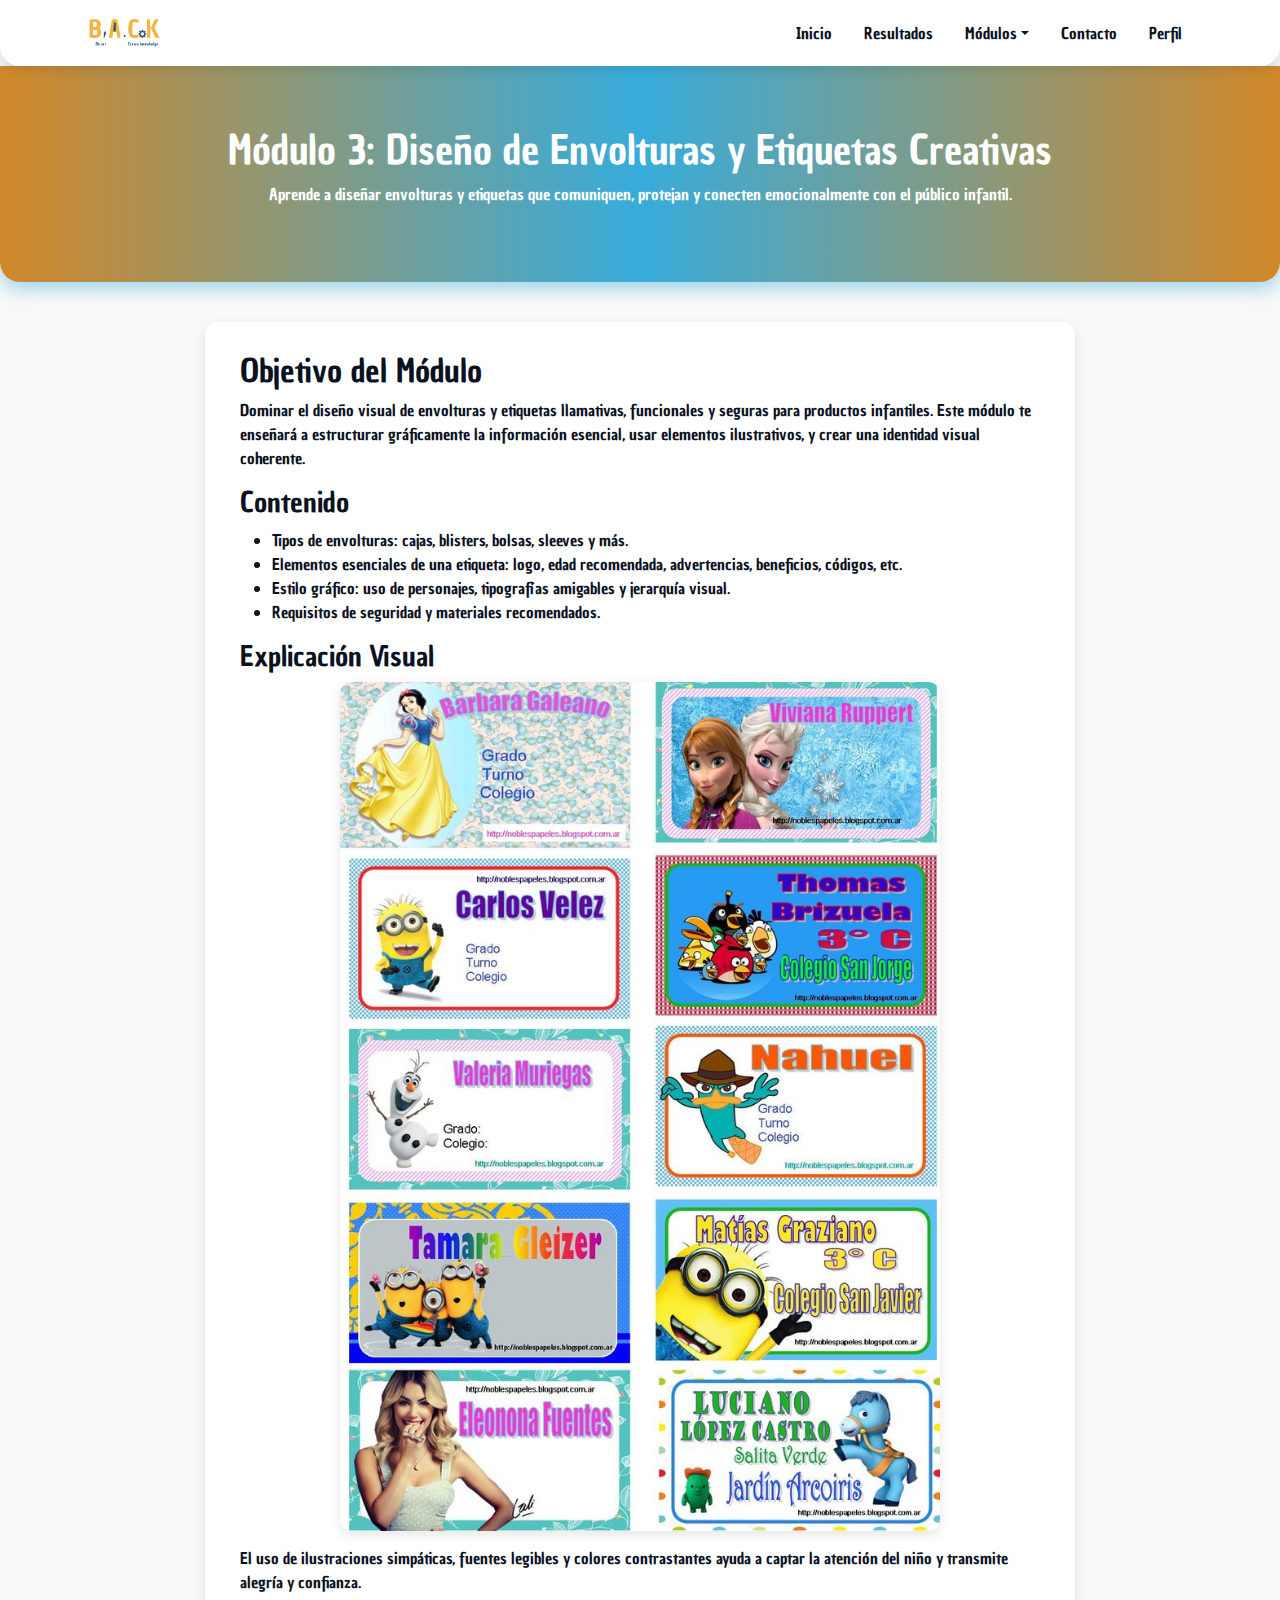
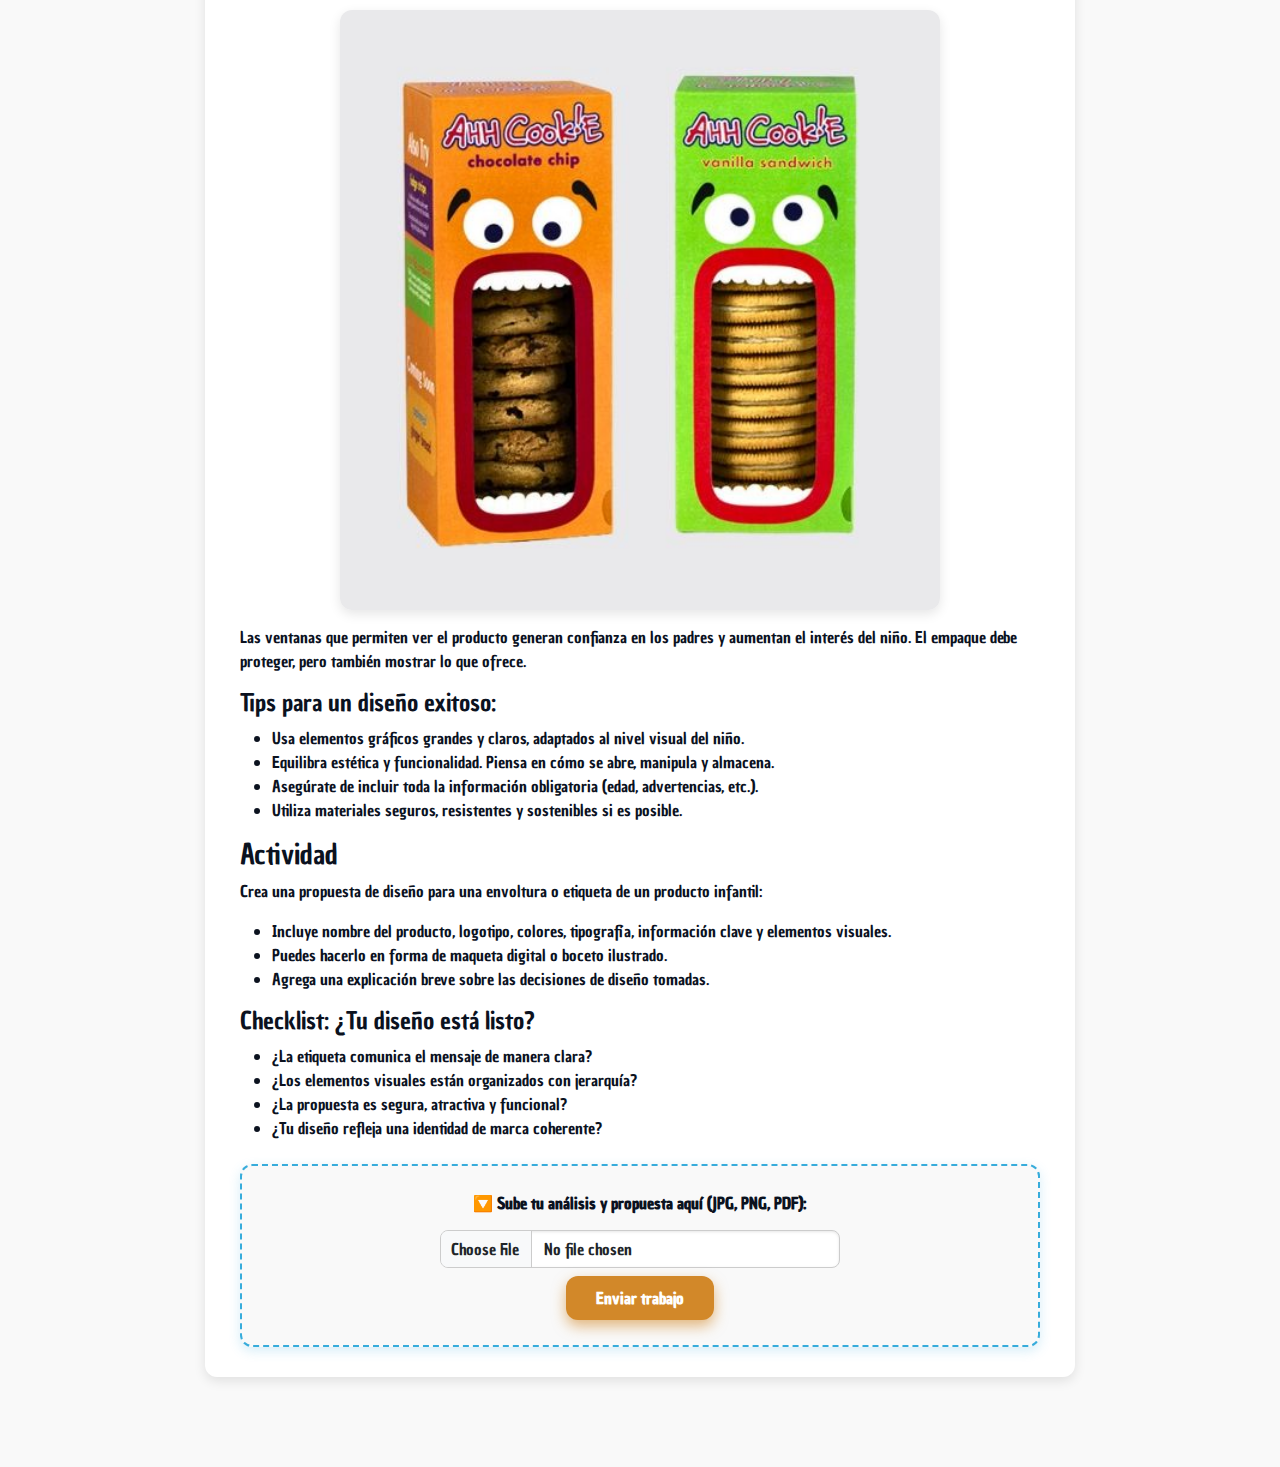
<file: modulo3.html>
<!DOCTYPE html>
<html lang="es">

<head>
  <meta charset="UTF-8" />
  <meta name="viewport" content="width=device-width, initial-scale=1" />
  <title>Módulo 3 - B.A.C.K</title>
  <link href="https://cdn.jsdelivr.net/npm/bootstrap@5.3.0/dist/css/bootstrap.min.css" rel="stylesheet" />
  <link href="https://fonts.googleapis.com/css2?family=Chau+Philomene+One&display=swap" rel="stylesheet" />
  <style>
    body {
      font-family: 'Chau Philomene One', sans-serif;
      background-color: #f9f9f9;
      color: #0B121F;
      margin: 0;
      padding: 0;
    }

    /* Navbar */
    .navbar {
      background-color: #FFFFFF;
      border-radius: 0 0 20px 20px;
      box-shadow: 0 4px 12px rgba(0, 0, 0, 0.1);
      padding: 0.5rem 1rem;
      transition: box-shadow 0.3s ease;
    }

    .navbar-nav .nav-link {
      color: #0B121F;
      margin-left: 8px;
      margin-right: 8px;
      padding: 8px 14px;
      border-radius: 8px;
      transition: all 0.3s ease;
    }

    .navbar-nav .nav-link:hover,
    .navbar-nav .nav-link.active {
      background-color: rgba(183, 221, 255, 0.3);
      box-shadow: 0 6px 14px rgba(0, 0, 0, 0.35);
      transform: translateY(-1px);
      color: #0B121F;
      text-decoration: none;
    }

    .dropdown-menu {
      border-radius: 8px;
      box-shadow: 0 6px 14px rgba(0, 0, 0, 0.2);
    }

    .dropdown-item:hover {
      background-color: rgba(183, 221, 255, 0.2);
    }

    /* Hero Section */
    .hero {
      background: linear-gradient(to right, #D28829, #37ACDB, #D28829);
      color: #FFFFFF;
      text-align: center;
      padding: 60px 20px;
      border-radius: 0 0 20px 20px;
      box-shadow: 0 6px 20px rgba(55, 172, 219, 0.5);
      margin-bottom: 40px;
    }

    /* Module Section */
    .module-section {
      padding: 0 15px 50px;
      max-width: 900px;
      margin: 0 auto;
    }

    .module-box {
      background-color: #FFFFFF;
      border-radius: 12px;
      box-shadow: 0 4px 12px rgba(0, 0, 0, 0.1);
      padding: 30px 35px;
      margin-bottom: 40px;
      transition: box-shadow 0.3s ease;
    }

    .module-box:hover {
      box-shadow: 0 8px 25px rgba(0, 0, 0, 0.15);
    }

    /* Upload Box */
    .upload-box {
      background-color: #f9f9f9;
      border: 2px dashed #37ACDB;
      padding: 25px;
      border-radius: 12px;
      text-align: center;
      box-shadow: 0 4px 12px rgba(55, 172, 219, 0.2);
      transition: box-shadow 0.3s ease, border-color 0.3s ease;
    }

    .upload-box:hover {
      box-shadow: 0 6px 20px rgba(55, 172, 219, 0.4);
      border-color: #D28829;
    }

    .upload-box p {
      font-weight: 600;
      margin-bottom: 15px;
      color: #0B121F;
    }

    .upload-box input[type="file"] {
      border-radius: 8px;
      box-shadow: inset 0 1px 3px rgba(0, 0, 0, 0.1);
      border: 1px solid #ccc;
      padding: 6px 10px;
      transition: border-color 0.3s ease;
      width: 100%;
      max-width: 400px;
      margin: 0 auto 15px auto;
      display: block;
    }

    .upload-box input[type="file"]:focus {
      outline: none;
      border-color: #37ACDB;
      box-shadow: 0 0 6px rgba(55, 172, 219, 0.6);
    }

    /* Submit Button */
    #submitBtn {
      background-color: #D28829;
      color: #fff;
      border: none;
      padding: 10px 30px;
      font-weight: 700;
      border-radius: 12px;
      cursor: pointer;
      transition: background-color 0.3s ease, box-shadow 0.3s ease,
        transform 0.2s ease;
      box-shadow: 0 6px 14px rgba(210, 136, 41, 0.6);
    }

    #submitBtn:hover:not(:disabled) {
      background-color: #b56f1d;
      box-shadow: 0 8px 18px rgba(181, 111, 29, 0.8);
      transform: translateY(-2px);
    }

    #submitBtn:disabled {
      cursor: not-allowed;
      opacity: 0.7;
      box-shadow: none;
      transform: none;
    }

    /* Spinner */
    .spinner-border.text-warning {
      width: 2rem;
      height: 2rem;
      margin: 0 auto;
      display: block;
    }

    /* Image Styling */
    .example-image {
      width: 100%;
      max-width: 600px;
      border-radius: 12px;
      box-shadow: 0 4px 12px rgba(0, 0, 0, 0.1);
      margin-bottom: 15px;
      display: block;
      margin-left: auto;
      margin-right: auto;
    }

    /* Next Steps Container */
    #nextSteps {
      max-width: 600px;
      margin: 30px auto 0;
    }

    /* Responsive tweaks */
    @media (max-width: 768px) {
      .module-box {
        padding: 25px 20px;
      }

      .upload-box input[type="file"] {
        max-width: 100%;
      }

      #nextSteps {
        padding: 0 10px;
      }
    }
  </style>
</head>

<body>
  <nav class="navbar navbar-expand-lg">
    <div class="container">
      <a class="navbar-brand" href="index.html"><img src="logo.png" alt="Logo" style="height: 40px;" /></a>
      <button class="navbar-toggler" type="button" data-bs-toggle="collapse" data-bs-target="#navbarNav">
        <span class="navbar-toggler-icon"></span>
      </button>
      <div class="collapse navbar-collapse" id="navbarNav">
        <ul class="navbar-nav ms-auto">
          <li class="nav-item"><a class="nav-link" href="index.html">Inicio</a></li>
          <li class="nav-item"><a class="nav-link" href="resultado.html">Resultados</a></li>
          <li class="nav-item dropdown">
            <a class="nav-link dropdown-toggle" href="#" id="productsDropdown" role="button" data-bs-toggle="dropdown">Módulos</a>
            <ul class="dropdown-menu">
              <li><a class="dropdown-item" href="modulo1.html">Introducción</a></li>
              <li><a class="dropdown-item" href="modulo2.html">Psicología del color</a></li>
              <li><a class="dropdown-item" href="#">Diseño creativo</a></li>
            </ul>
          </li>
          <li class="nav-item"><a class="nav-link" href="Contacto.html">Contacto</a></li>
          <li class="nav-item"><a class="nav-link" href="perfil.html">Perfil</a></li>
        </ul>
      </div>
    </div>
  </nav>

  <section class="hero">
    <h1>Módulo 3: Diseño de Envolturas y Etiquetas Creativas</h1>
    <p>Aprende a diseñar envolturas y etiquetas que comuniquen, protejan y conecten emocionalmente con el público infantil.</p>
  </section>

  <div class="container module-section">
    <div class="module-box">
      <h2>Objetivo del Módulo</h2>
      <p>Dominar el diseño visual de envolturas y etiquetas llamativas, funcionales y seguras para productos infantiles. Este módulo te enseñará a estructurar gráficamente la información esencial, usar elementos ilustrativos, y crear una identidad visual coherente.</p>

      <h3>Contenido</h3>
      <ul>
        <li>Tipos de envolturas: cajas, blisters, bolsas, sleeves y más.</li>
        <li>Elementos esenciales de una etiqueta: logo, edad recomendada, advertencias, beneficios, códigos, etc.</li>
        <li>Estilo gráfico: uso de personajes, tipografías amigables y jerarquía visual.</li>
        <li>Requisitos de seguridad y materiales recomendados.</li>
      </ul>

      <h3>Explicación Visual</h3>

      <div>
        <img src="c6f25796530bb533cf394f2cc059c9fd.jpg" alt="Ejemplo de etiqueta con personajes y colores vivos" class="example-image" />
      </div>
      <p>El uso de ilustraciones simpáticas, fuentes legibles y colores contrastantes ayuda a captar la atención del niño y transmite alegría y confianza.</p>

      <div>
        <img src="b0b658177fd07f7842b7e0a40189706a.jpg" alt="Diseño de envoltura funcional con ventana transparente" class="example-image" />
      </div>
      <p>Las ventanas que permiten ver el producto generan confianza en los padres y aumentan el interés del niño. El empaque debe proteger, pero también mostrar lo que ofrece.</p>

      <h4>Tips para un diseño exitoso:</h4>
      <ul>
        <li>Usa elementos gráficos grandes y claros, adaptados al nivel visual del niño.</li>
        <li>Equilibra estética y funcionalidad. Piensa en cómo se abre, manipula y almacena.</li>
        <li>Asegúrate de incluir toda la información obligatoria (edad, advertencias, etc.).</li>
        <li>Utiliza materiales seguros, resistentes y sostenibles si es posible.</li>
      </ul>

      <h3>Actividad</h3>
      <p>Crea una propuesta de diseño para una envoltura o etiqueta de un producto infantil:</p>
      <ul>
        <li>Incluye nombre del producto, logotipo, colores, tipografía, información clave y elementos visuales.</li>
        <li>Puedes hacerlo en forma de maqueta digital o boceto ilustrado.</li>
        <li>Agrega una explicación breve sobre las decisiones de diseño tomadas.</li>
      </ul>

      <h4>Checklist: ¿Tu diseño está listo?</h4>
      <ul>
        <li>¿La etiqueta comunica el mensaje de manera clara?</li>
        <li>¿Los elementos visuales están organizados con jerarquía?</li>
        <li>¿La propuesta es segura, atractiva y funcional?</li>
        <li>¿Tu diseño refleja una identidad de marca coherente?</li>
      </ul>

      <div class="upload-box mt-4" id="uploadBox">
        <p><strong>🔽 Sube tu análisis y propuesta aquí (JPG, PNG, PDF):</strong></p>
        <input type="file" class="form-control mb-2" id="fileInput" />
        <button class="btn btn-warning text-white" id="submitBtn">Enviar trabajo</button>

        <div class="spinner-border text-warning mt-3" role="status" id="spinner" style="display: none;">
          <span class="visually-hidden">Cargando...</span>
        </div>
      </div>

      <div class="container text-center mt-4" id="nextSteps" style="display: none;">
        <div class="alert alert-success" role="alert">
          🎉 <strong>¡Felicidades!</strong> Has terminado tu trabajo. Visita la pestaña de <strong>Resultados</strong> para saber tu calificación.
        </div>
        <a href="index.html" class="btn btn-secondary m-2">Volver al inicio</a>
      </div>
    </div>
  </div>

  <script>
    document.getElementById("submitBtn").addEventListener("click", function () {
      const fileInput = document.getElementById("fileInput");
      const spinner = document.getElementById("spinner");
      const submitBtn = document.getElementById("submitBtn");
      const nextSteps = document.getElementById("nextSteps");

      if (!fileInput.files.length) {
        alert("Por favor, selecciona un archivo antes de enviar.");
        return;
      }

      submitBtn.disabled = true;
      spinner.style.display = "inline-block";

      setTimeout(() => {
        spinner.style.display = "none";
        submitBtn.innerHTML = "Enviado ✅";
        submitBtn.classList.remove("btn-warning");
        submitBtn.classList.add("btn-success");
        nextSteps.style.display = "block";
      }, 2000);
    });
  </script>

  <script src="https://cdn.jsdelivr.net/npm/bootstrap@5.3.0/dist/js/bootstrap.bundle.min.js"></script>
</body>

</html>
</file>
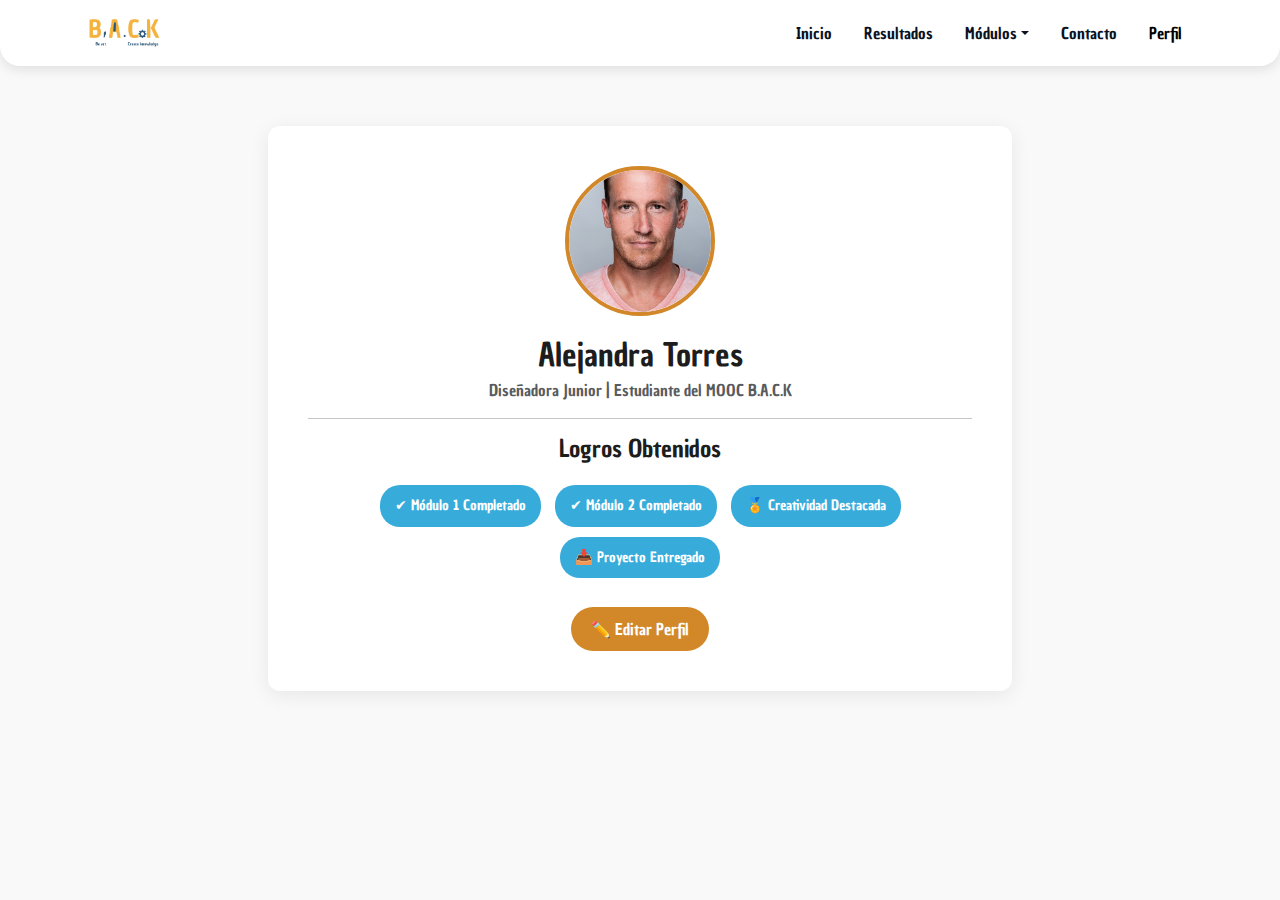
<file: perfil.html>
<!DOCTYPE html>
<html lang="es">

<head>
  <meta charset="UTF-8">
  <meta name="viewport" content="width=device-width, initial-scale=1.0">
  <title>Perfil - B.A.C.K</title>
  <link href="https://cdn.jsdelivr.net/npm/bootstrap@5.3.0/dist/css/bootstrap.min.css" rel="stylesheet">
  <link href="https://fonts.googleapis.com/css2?family=Chau+Philomene+One&display=swap" rel="stylesheet">
  <style>
    body {
      font-family: 'Chau Philomene One', sans-serif;
      background-color: #f9f9f9;
      color: #1D1D1D;
    }

    .navbar {
      background-color: #FFFFFF;
      border-radius: 0 0 20px 20px;
      box-shadow: 0 4px 12px rgba(0, 0, 0, 0.1);
      padding: 0.5rem 1rem;
    }

    .navbar-nav .nav-link {
      color: #0B121F;
      position: relative;
      margin-left: 8px;
      margin-right: 8px;
      padding: 8px 14px;
      border-radius: 8px;
      transition: all 0.3s ease;
    }

    .navbar-nav .nav-link:hover {
      background-color: rgba(183, 221, 255, 0.25);
      box-shadow: 0 6px 12px rgba(55, 100, 160, 0.5);
    }

    .profile-section {
      padding: 60px 20px;
    }

    .profile-box {
      background-color: #fff;
      border-radius: 12px;
      box-shadow: 0 4px 20px rgba(0, 0, 0, 0.08);
      padding: 40px;
      text-align: center;
    }

    .profile-img {
      width: 150px;
      height: 150px;
      border-radius: 50%;
      object-fit: cover;
      margin-bottom: 20px;
      border: 4px solid #D28829;
    }

    .badge-custom {
      background-color: #37ACDB;
      color: #fff;
      padding: 10px 15px;
      border-radius: 20px;
      font-size: 0.9rem;
      margin: 5px;
      display: inline-block;
    }

    .edit-btn {
      margin-top: 30px;
      background-color: #D28829;
      color: white;
      padding: 10px 20px;
      border: none;
      border-radius: 30px;
      font-size: 1rem;
      transition: background-color 0.3s ease, box-shadow 0.3s ease;
    }

    .edit-btn:hover {
      background-color: #b57324;
      box-shadow: 0 4px 12px rgba(0, 0, 0, 0.25);
    }
  </style>
</head>

<body>
  <nav class="navbar navbar-expand-lg">
    <div class="container">
      <a class="navbar-brand" href="index.html"><img src="logo.png" alt="Logo" style="height: 40px;"></a>
      <button class="navbar-toggler" type="button" data-bs-toggle="collapse" data-bs-target="#navbarNav">
        <span class="navbar-toggler-icon"></span>
      </button>
      <div class="collapse navbar-collapse" id="navbarNav">
        <ul class="navbar-nav ms-auto">
          <li class="nav-item"><a class="nav-link" href="index.html">Inicio</a></li>
          <li class="nav-item"><a class="nav-link" href="resultado.html">Resultados</a></li>
          <li class="nav-item dropdown">
            <a class="nav-link dropdown-toggle" href="#" id="productsDropdown" role="button" data-bs-toggle="dropdown">Módulos</a>
            <ul class="dropdown-menu">
              <li><a class="dropdown-item" href="modulo1.html">Introducción</a></li>
              <li><a class="dropdown-item" href="modulo2.html">Psicología del color</a></li>
              <li><a class="dropdown-item" href="modulo3.html">Diseño creativo</a></li>
            </ul>
          </li>
          <li class="nav-item"><a class="nav-link" href="Contacto.html">Contacto</a></li>
          <li class="nav-item"><a class="nav-link active" href="#">Perfil</a></li>
        </ul>
      </div>
    </div>
  </nav>

  <section class="profile-section">
    <div class="container">
      <div class="profile-box mx-auto col-md-8">
        <img src="man-5519413_1280.jpg" alt="Foto de perfil" class="profile-img">
        <h2 class="mb-1">Alejandra Torres</h2>
        <p class="text-muted">Diseñadora Junior | Estudiante del MOOC B.A.C.K</p>
        <hr>
        <h4 class="mb-3">Logros Obtenidos</h4>
        <div>
          <span class="badge-custom">✔ Módulo 1 Completado</span>
          <span class="badge-custom">✔ Módulo 2 Completado</span>
          <span class="badge-custom">🏅 Creatividad Destacada</span>
          <span class="badge-custom">📥 Proyecto Entregado</span>
        </div>
        <button class="edit-btn mt-4">✏️ Editar Perfil</button>
      </div>
    </div>
  </section>

  <script src="https://cdn.jsdelivr.net/npm/bootstrap@5.3.0/dist/js/bootstrap.bundle.min.js"></script>
</body>

</html>
</file>
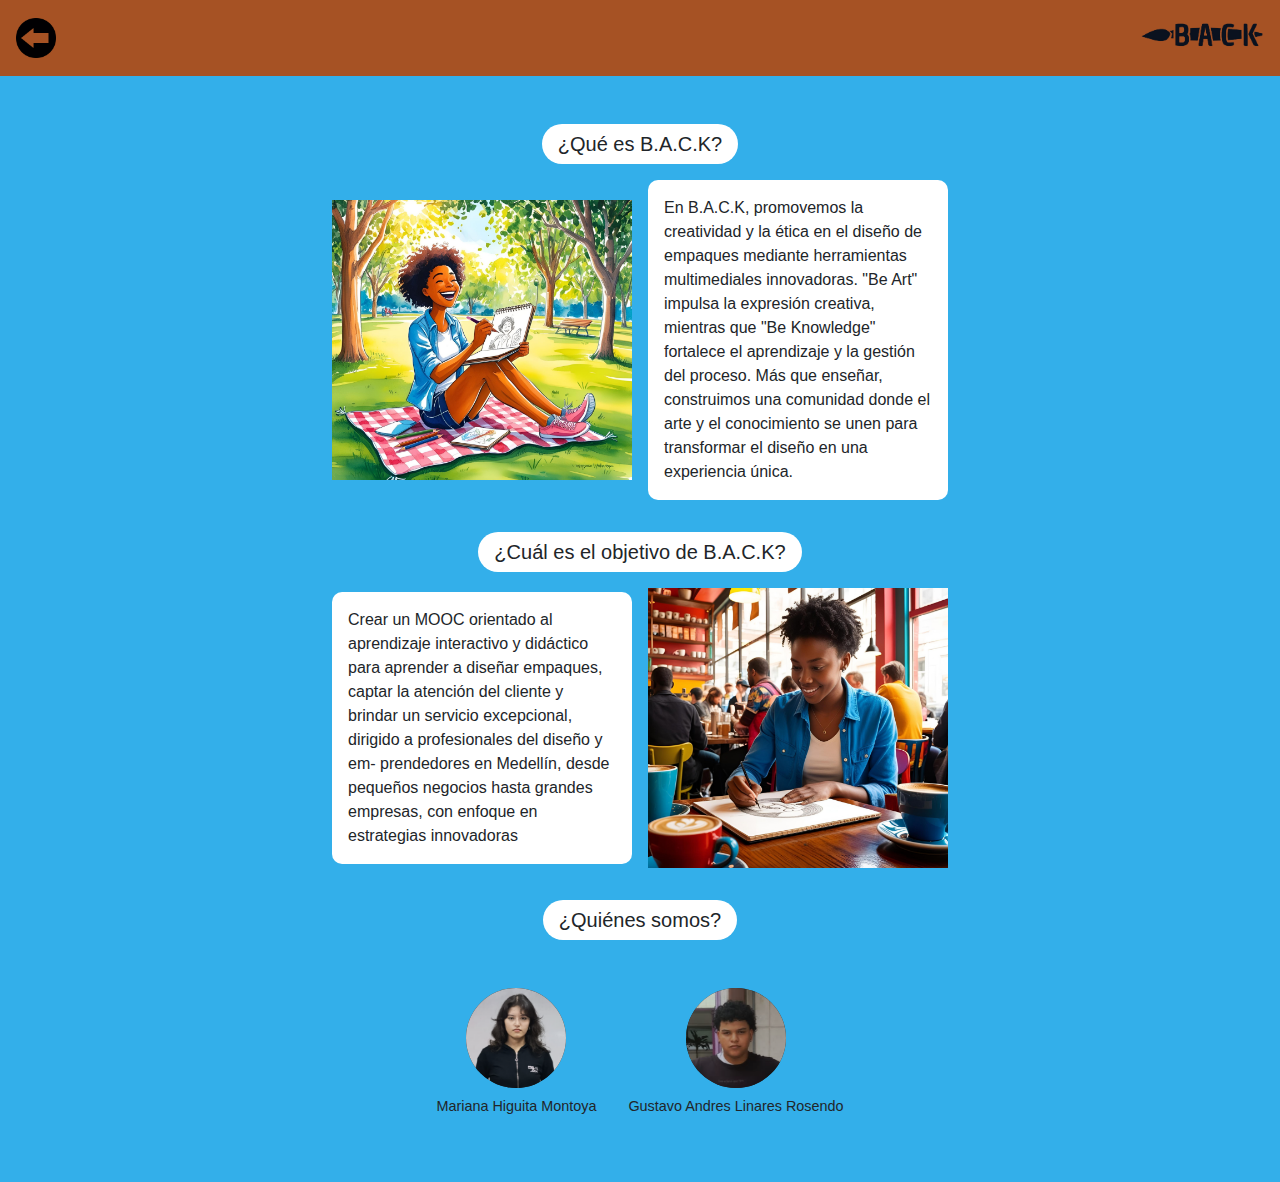
<file: queesback.html>
<!DOCTYPE html>
<html lang="es">
<head>
  <meta charset="UTF-8" />
  <meta name="viewport" content="width=device-width, initial-scale=1.0"/>
  <title>B.A.C.K Info</title>
  <link href="https://cdn.jsdelivr.net/npm/bootstrap@5.3.0/dist/css/bootstrap.min.css" rel="stylesheet"/>
  <link rel="stylesheet" href="queesback.css">
</head>
<body>

  <!-- Header -->
  <div class="header">
    <button class="btn-triangulo" onclick="window.history.back()">
        <a href="index.html">
      <img src="back-arrow_icon-icons.com_54057.png" alt="Volver" class="back"></a>
    </button>
    <img src="Sin_título-1-removebg-preview (1).png" alt="B.A.C.K" class="logo">
  </div>

  <!-- Contenido -->
  <div class="content">
    <!-- Sección 1 -->
    <div class="seccion">
      <h5>¿Qué es B.A.C.K?</h5>
      <div class="imagen-texto">
        <img src="Diseño sin título (1).png" alt="Imagen 1">
        <div class="cuadro-texto">
            En B.A.C.K, promovemos la creatividad y la ética en el diseño de empaques mediante herramientas multimediales innovadoras. "Be Art" impulsa la expresión creativa, mientras que "Be Knowledge" fortalece el aprendizaje y la gestión del proceso. Más que enseñar, construimos una comunidad donde el arte y el conocimiento se unen para transformar el diseño en una experiencia única.
        </div>
      </div>
    </div>

    <!-- Sección 2 -->
    <div class="seccion">
      <h5>¿Cuál es el objetivo de B.A.C.K?</h5>
      <div class="imagen-texto">
        <div class="cuadro-texto">
            Crear un MOOC orientado al aprendizaje interactivo y didáctico para
            aprender a diseñar empaques, captar la atención del cliente y brindar
            un servicio excepcional, dirigido a profesionales del diseño y em-
            prendedores en Medellín, desde pequeños negocios hasta grandes
            empresas, con enfoque en estrategias innovadoras
        </div>
        <img src="Diseño sin título (2).png" alt="Imagen 2">
      </div>
    </div>

    <!-- Sección 3 -->
    <div class="seccion">
      <h5>¿Quiénes somos?</h5>
      <div class="personas">
        <div class="persona">
          <img src="Captura de pantalla 2025-04-16 051653.png" alt="Mariana">
          <p>Mariana Higuita Montoya</p>
        </div>
        <div class="persona">
          <img src="Captura de pantalla 2025-04-16 051920.png" alt="Gustavo">
          <p>Gustavo Andres Linares Rosendo</p>
        </div>
      </div>
    </div>
  </div>

</body>
</html>
</file>
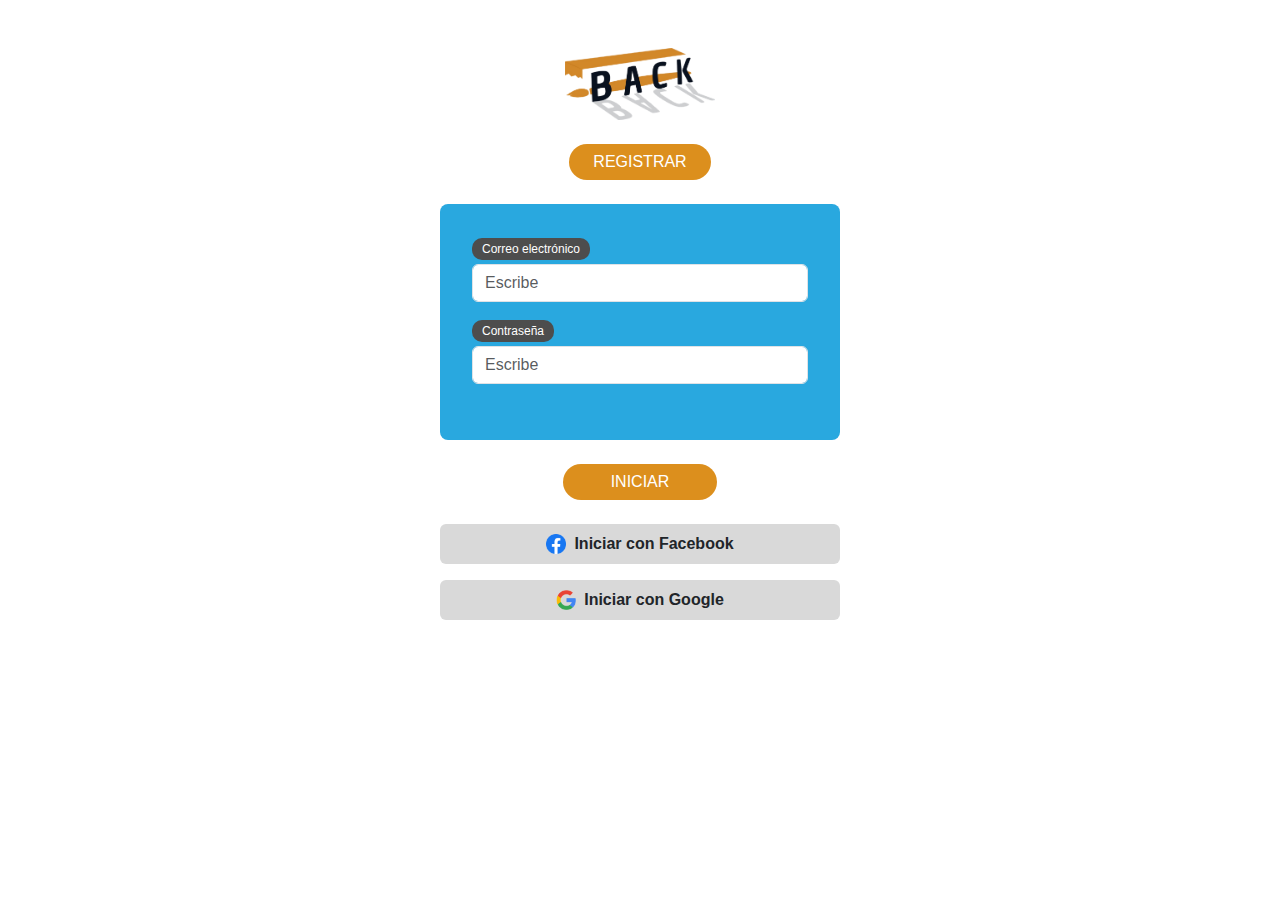
<file: registro.html>
<!DOCTYPE html>
<html lang="es">
<head>
  <meta charset="UTF-8" />
  <meta name="viewport" content="width=device-width, initial-scale=1.0"/>
  <title>Inicio de Sesión</title>
  <link href="https://cdn.jsdelivr.net/npm/bootstrap@5.3.0/dist/css/bootstrap.min.css" rel="stylesheet"/>
  <link rel="stylesheet" href="registro.css">
</head>
<body>
  <div class="container d-flex flex-column align-items-center py-5">
    <!-- Logo -->
    <img src="logo-removebg-preview.png" alt="Logo BACK" class="mb-4" style="max-width: 150px;"/>

    <!-- Botón registrar -->
    <button class="btn btn-orange mb-4 px-4 rounded-pill">REGISTRAR</button>

    <!-- Alert -->
    <div id="alerta" class="alert alert-danger d-none w-100 text-center" style="max-width: 400px;">
      Por favor completa ambos campos: correo y contraseña.
    </div>

    <!-- Formulario -->
    <div class="input-box w-100" style="max-width: 400px;">
      <div class="mb-3">
        <label class="form-label-custom">Correo electrónico</label>
        <input type="email" class="form-control" placeholder="Escribe" id="correo">
      </div>
      <div class="mb-4">
        <label class="form-label-custom">Contraseña</label>
        <input type="password" class="form-control" placeholder="Escribe" id="contrasena">
      </div>
    </div>

    <!-- Botón iniciar -->
    <button class="btn btn-orange mt-4 px-5 rounded-pill" onclick="validarFormulario()">INICIAR</button>

    <!-- Botones sociales -->
    <div class="w-100 mt-4" style="max-width: 400px;">
      <button class="btn btn-social d-flex align-items-center justify-content-center mb-3">
        <img src="facebook_logo_icon_147291.png" alt="Facebook" />
        Iniciar con Facebook
      </button>
      <button class="btn btn-social d-flex align-items-center justify-content-center">
        <img src="google_icon-icons.com_62736.png" alt="Google" />
        Iniciar con Google
      </button>
    </div>
  </div>

  <script>
    function validarFormulario() {
      const correo = document.getElementById('correo').value.trim();
      const contrasena = document.getElementById('contrasena').value.trim();
      const alerta = document.getElementById('alerta');

      if (!correo || !contrasena) {
        alerta.classList.remove('d-none');
      } else {
        alerta.classList.add('d-none');
        // Redirige a la página principal (ajusta la URL según sea necesario)
        window.location.href = "index.html";
      }
    }
  </script>

  <script src="https://cdn.jsdelivr.net/npm/bootstrap@5.3.0/dist/js/bootstrap.bundle.min.js"></script>
</body>
</html>
</file>
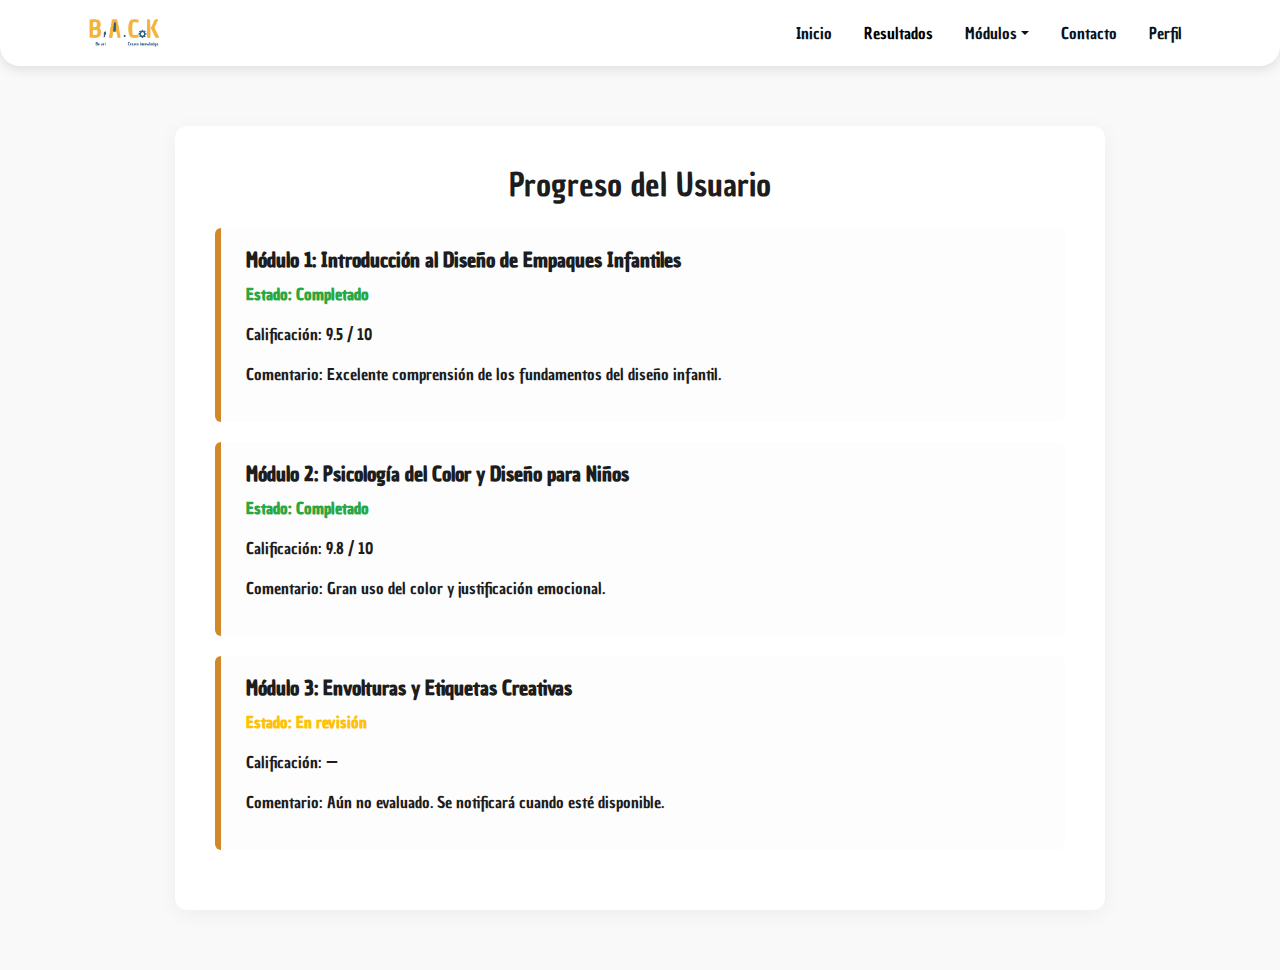
<file: resultado.html>
<!DOCTYPE html>
<html lang="es">

<head>
  <meta charset="UTF-8">
  <meta name="viewport" content="width=device-width, initial-scale=1.0">
  <title>Resultados - B.A.C.K</title>
  <link href="https://cdn.jsdelivr.net/npm/bootstrap@5.3.0/dist/css/bootstrap.min.css" rel="stylesheet">
  <link href="https://fonts.googleapis.com/css2?family=Chau+Philomene+One&display=swap" rel="stylesheet">
  <style>
    body {
      font-family: 'Chau Philomene One', sans-serif;
      background-color: #f9f9f9;
      color: #1D1D1D;
    }

    .navbar {
      background-color: #FFFFFF;
      border-radius: 0 0 20px 20px;
      box-shadow: 0 4px 12px rgba(0, 0, 0, 0.1);
      padding: 0.5rem 1rem;
      transition: box-shadow 0.3s ease;
    }

    .navbar-nav .nav-link {
      color: #0B121F;
      margin-left: 8px;
      margin-right: 8px;
      padding: 8px 14px;
      border-radius: 8px;
      transition: all 0.3s ease;
    }

    .navbar-nav .nav-link:hover {
      background-color: rgba(183, 221, 255, 0.3);
      box-shadow: 0 6px 14px rgba(0, 0, 0, 0.35);
      transform: translateY(-1px);
    }

    .dropdown-menu {
      border-radius: 8px;
      box-shadow: 0 6px 14px rgba(0, 0, 0, 0.2);
    }

    .dropdown-item:hover {
      background-color: rgba(183, 221, 255, 0.2);
    }

    .results-section {
      padding: 60px 20px;
    }

    .results-box {
      background-color: #fff;
      border-radius: 12px;
      box-shadow: 0 4px 20px rgba(0, 0, 0, 0.05);
      padding: 40px;
    }

    .result-item {
      border-left: 6px solid #D28829;
      padding: 20px 25px;
      margin-bottom: 20px;
      background-color: #fdfdfd;
      border-radius: 6px;
    }

    .result-item h5 {
      margin-bottom: 10px;
      font-weight: bold;
    }

    .status-completed {
      color: #28a745;
      font-weight: bold;
    }

    .status-pending {
      color: #ffc107;
      font-weight: bold;
    }
  </style>
</head>

<body>
  <nav class="navbar navbar-expand-lg">
    <div class="container">
      <a class="navbar-brand" href="index.html"><img src="logo.png" alt="Logo" style="height: 40px;"></a>
      <button class="navbar-toggler" type="button" data-bs-toggle="collapse" data-bs-target="#navbarNav">
        <span class="navbar-toggler-icon"></span>
      </button>
      <div class="collapse navbar-collapse" id="navbarNav">
        <ul class="navbar-nav ms-auto">
          <li class="nav-item"><a class="nav-link" href="index.html">Inicio</a></li>
          <li class="nav-item"><a class="nav-link active" href="#">Resultados</a></li>
          <li class="nav-item dropdown">
            <a class="nav-link dropdown-toggle" href="#" id="productsDropdown" role="button" data-bs-toggle="dropdown">Módulos</a>
            <ul class="dropdown-menu">
              <li><a class="dropdown-item" href="modulo1.html">Introducción</a></li>
              <li><a class="dropdown-item" href="modulo2.html">Psicología del color</a></li>
              <li><a class="dropdown-item" href="modulo3.html">Diseño creativo</a></li>
            </ul>
          </li>
          <li class="nav-item"><a class="nav-link" href="Contacto.html">Contacto</a></li>
          <li class="nav-item"><a class="nav-link" href="perfil.html">Perfil</a></li>
        </ul>
      </div>
    </div>
  </nav>

  <section class="results-section">
    <div class="container">
      <div class="results-box mx-auto col-md-10">
        <h2 class="mb-4 text-center">Progreso del Usuario</h2>

        <div class="result-item">
          <h5>Módulo 1: Introducción al Diseño de Empaques Infantiles</h5>
          <p class="status-completed">Estado: Completado</p>
          <p>Calificación: 9.5 / 10</p>
          <p>Comentario: Excelente comprensión de los fundamentos del diseño infantil.</p>
        </div>

        <div class="result-item">
          <h5>Módulo 2: Psicología del Color y Diseño para Niños</h5>
          <p class="status-completed">Estado: Completado</p>
          <p>Calificación: 9.8 / 10</p>
          <p>Comentario: Gran uso del color y justificación emocional.</p>
        </div>

        <div class="result-item">
          <h5>Módulo 3: Envolturas y Etiquetas Creativas</h5>
          <p class="status-pending">Estado: En revisión</p>
          <p>Calificación: —</p>
          <p>Comentario: Aún no evaluado. Se notificará cuando esté disponible.</p>
        </div>
      </div>
    </div>
  </section>

  <script src="https://cdn.jsdelivr.net/npm/bootstrap@5.3.0/dist/js/bootstrap.bundle.min.js"></script>
</body>

</html>
</file>
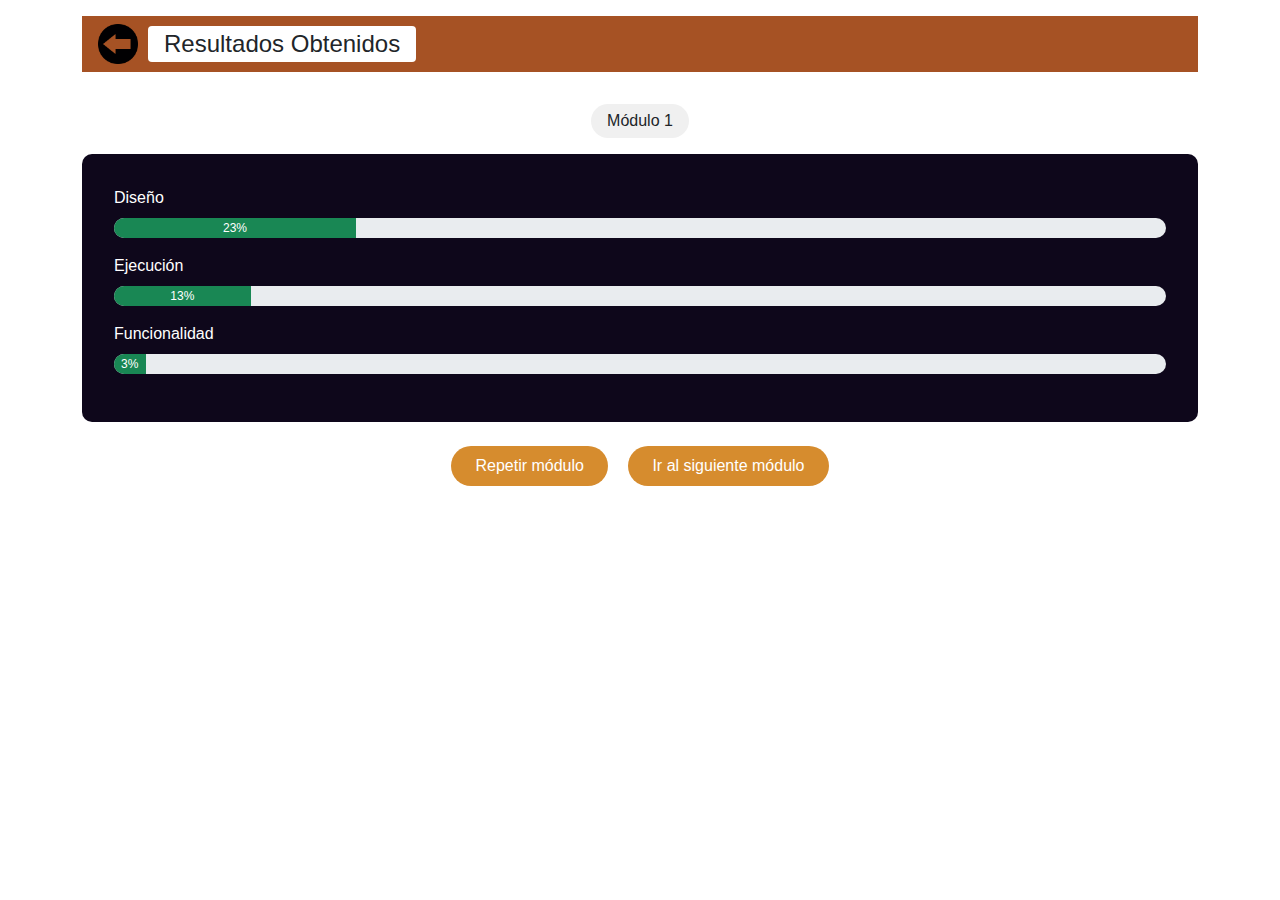
<file: resultado1.html>
<!DOCTYPE html>
<html lang="es">
<head>
  <meta charset="UTF-8" />
  <meta name="viewport" content="width=device-width, initial-scale=1">
  <title>Resultados</title>
  <link href="https://cdn.jsdelivr.net/npm/bootstrap@5.3.0/dist/css/bootstrap.min.css" rel="stylesheet" />
  <link rel="stylesheet" href="resultado1.css">
</head>
<body>

  <div class="container text-center">
    <!-- Barra de título -->
    <div class="barra-titulo">
      <a href="modulo2.html">
        <img src="back-arrow_icon-icons.com_54057.png" alt="Volver">
      </a>
      <h4>Resultados Obtenidos</h4>
    </div>

    <!-- Módulo -->
    <span class="modulo-badge">Módulo 1</span>

    <!-- Resultados -->
    <div class="result-card mx-auto">
      <div class="text-start mb-2">Diseño</div>
      <div class="progress">
        <div id="barra1" class="progress-bar bg-success" role="progressbar" style="width: 0%">0%</div>
      </div>

      <div class="text-start mb-2">Ejecución</div>
      <div class="progress">
        <div id="barra2" class="progress-bar bg-success" role="progressbar" style="width: 0%">0%</div>
      </div>

      <div class="text-start mb-2">Funcionalidad</div>
      <div class="progress">
        <div id="barra3" class="progress-bar bg-success" role="progressbar" style="width: 0%">0%</div>
      </div>
    </div>

    <!-- Alerta de Felicidades -->
    <div class="alert alert-success alerta-felicidades" role="alert" id="felicidades">
      🎉 ¡¡Felicidades, superaste el puntaje requerido!! 🎉<br>
      ¡100% completado!
    </div>

    <!-- Botones -->
    <div class="mt-3">
      <a href="modulo2.html" class="btn-resultado">Repetir módulo</a>
      <a href="modulo3.html" class="btn-resultado">Ir al siguiente módulo</a>
    </div>
  </div>

  <script>
    function animarBarra(id, delay = 0) {
      const barra = document.getElementById(id);
      let progreso = 0;
      setTimeout(() => {
        const interval = setInterval(() => {
          if (progreso >= 100) {
            clearInterval(interval);
            if (id === "barra3") {
              document.getElementById("felicidades").style.display = "block";
            }
          } else {
            progreso++;
            barra.style.width = progreso + "%";
            barra.innerText = progreso + "%";
          }
        }, 20);
      }, delay);
    }

    window.onload = () => {
      animarBarra("barra1", 200);
      animarBarra("barra2", 400);
      animarBarra("barra3", 600);
    };
  </script>

  <script src="https://cdn.jsdelivr.net/npm/bootstrap@5.3.0/dist/js/bootstrap.bundle.min.js"></script>
</body>
</html>
</file>
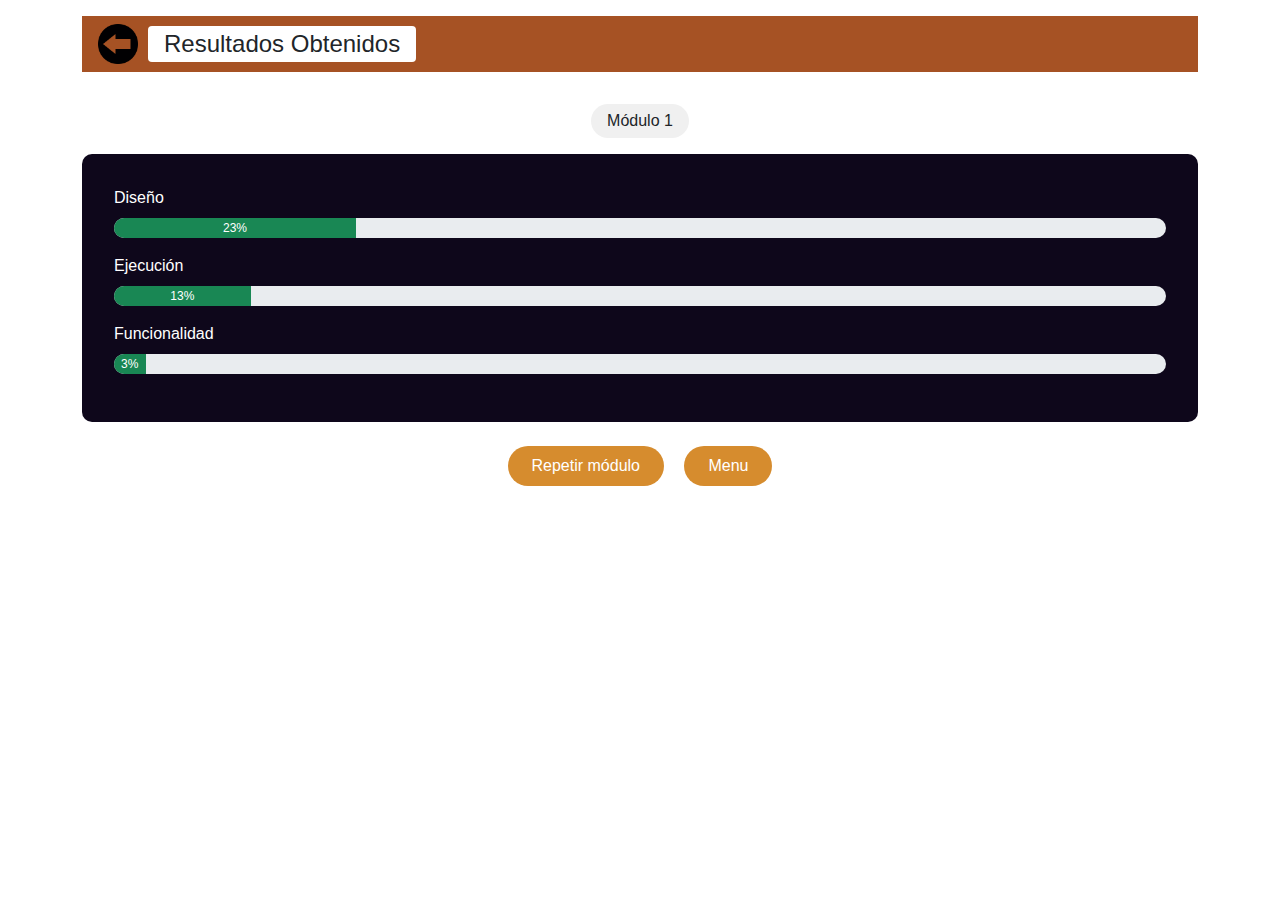
<file: resultado2.html>
<!DOCTYPE html>
<html lang="es">
<head>
  <meta charset="UTF-8" />
  <meta name="viewport" content="width=device-width, initial-scale=1">
  <title>Resultados</title>
  <link href="https://cdn.jsdelivr.net/npm/bootstrap@5.3.0/dist/css/bootstrap.min.css" rel="stylesheet" />
  <link rel="stylesheet" href="resultado2.css">
</head>
<body>

  <div class="container text-center">
    <!-- Barra de título -->
    <div class="barra-titulo">
      <a href="modulo3.html">
        <img src="back-arrow_icon-icons.com_54057.png" alt="Volver">
      </a>
      <h4>Resultados Obtenidos</h4>
    </div>

    <!-- Módulo -->
    <span class="modulo-badge">Módulo 1</span>

    <!-- Resultados -->
    <div class="result-card mx-auto">
      <div class="text-start mb-2">Diseño</div>
      <div class="progress">
        <div id="barra1" class="progress-bar bg-success" role="progressbar" style="width: 0%">0%</div>
      </div>

      <div class="text-start mb-2">Ejecución</div>
      <div class="progress">
        <div id="barra2" class="progress-bar bg-success" role="progressbar" style="width: 0%">0%</div>
      </div>

      <div class="text-start mb-2">Funcionalidad</div>
      <div class="progress">
        <div id="barra3" class="progress-bar bg-success" role="progressbar" style="width: 0%">0%</div>
      </div>
    </div>

    <!-- Alerta de Felicidades -->
    <div class="alert alert-success alerta-felicidades" role="alert" id="felicidades">
      🎉 ¡¡Felicidades, superaste el puntaje requerido!! 🎉<br>
      ¡100% completado!
    </div>

    <!-- Botones -->
    <div class="mt-3">
      <a href="modulo3.html" class="btn-resultado">Repetir módulo</a>
      <a href="index.html" class="btn-resultado">Menu</a>
    </div>
  </div>

  <script>
    function animarBarra(id, delay = 0) {
      const barra = document.getElementById(id);
      let progreso = 0;
      setTimeout(() => {
        const interval = setInterval(() => {
          if (progreso >= 100) {
            clearInterval(interval);
            if (id === "barra3") {
              document.getElementById("felicidades").style.display = "block";
            }
          } else {
            progreso++;
            barra.style.width = progreso + "%";
            barra.innerText = progreso + "%";
          }
        }, 20);
      }, delay);
    }

    window.onload = () => {
      animarBarra("barra1", 200);
      animarBarra("barra2", 400);
      animarBarra("barra3", 600);
    };
  </script>

  <script src="https://cdn.jsdelivr.net/npm/bootstrap@5.3.0/dist/js/bootstrap.bundle.min.js"></script>
</body>
</html>
</file>
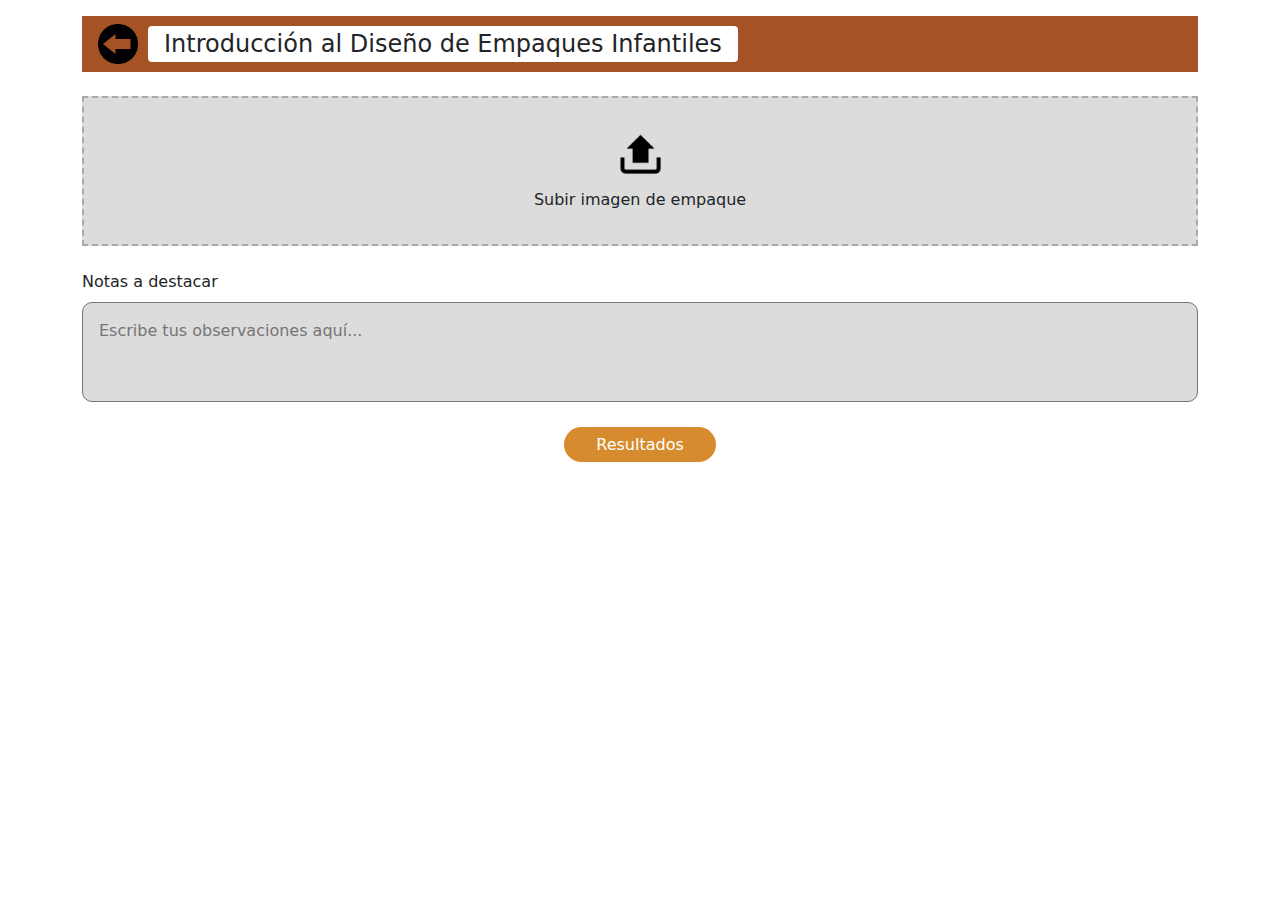
<file: taller.html>
<!DOCTYPE html>
<html lang="es">
<head>
  <meta charset="UTF-8">
  <meta name="viewport" content="width=device-width, initial-scale=1">
  <title>Introducción al Diseño de Empaques Infantiles</title>
  <link href="https://cdn.jsdelivr.net/npm/bootstrap@5.3.0/dist/css/bootstrap.min.css" rel="stylesheet">
  <link rel="stylesheet" href="taller.css">
  </style>
</head>
<body>

  <div class="container">

    <!-- Barra de título con imagen -->
    <div class="barra-titulo">
      <a href="index.html">
        <img src="back-arrow_icon-icons.com_54057.png" alt="Volver"> <!-- Triángulo marrón -->
      </a>
      <h4>Introducción al Diseño de Empaques Infantiles</h4>
    </div>

    <!-- Subida de imagen -->
    <form class="mt-4">
      <label for="archivo" class="upload-box w-100">
        <img src="seo-social-web-network-internet_25_icon-icons.com_61513.png" alt="Subir"> <!-- Imagen de nube -->
        <div>Subir imagen de empaque</div>
        <input type="file" id="archivo" name="archivo" accept="image/*">
      </label>

      <!-- Notas a destacar -->
      <div class="mt-4">
        <label for="notas" class="form-label">Notas a destacar</label>
        <textarea id="notas" class="notas" placeholder="Escribe tus observaciones aquí..."></textarea>
      </div>

      <!-- Botón de resultados -->
      <div class="text-center mt-4">
        <a href="resultado.html" class="btn-resultado text-decoration-none">Resultados</a>
      </div>
    </form>
  </div>

  <script src="https://cdn.jsdelivr.net/npm/bootstrap@5.3.0/dist/js/bootstrap.bundle.min.js"></script>
</body>
</html>
</file>
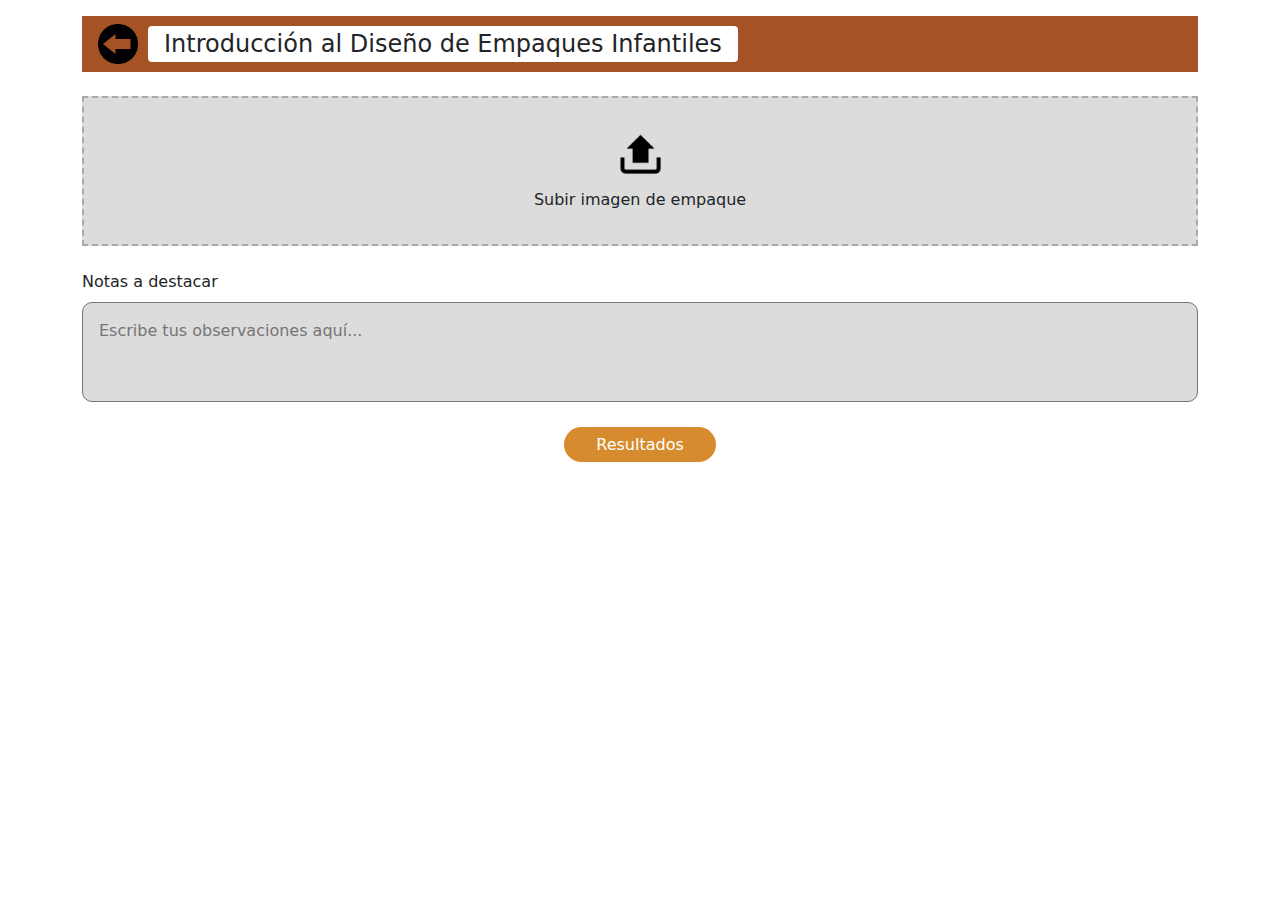
<file: taller1.html>
<!DOCTYPE html>
<html lang="es">
<head>
  <meta charset="UTF-8">
  <meta name="viewport" content="width=device-width, initial-scale=1">
  <title>Introducción al Diseño de Empaques Infantiles</title>
  <link href="https://cdn.jsdelivr.net/npm/bootstrap@5.3.0/dist/css/bootstrap.min.css" rel="stylesheet">
  <link rel="stylesheet" href="taller1.css">
</head>
<body>

  <div class="container">

    <!-- Barra de título con imagen -->
    <div class="barra-titulo">
      <a href="index.html">
        <img src="back-arrow_icon-icons.com_54057.png" alt="Volver"> <!-- Triángulo marrón -->
      </a>
      <h4>Introducción al Diseño de Empaques Infantiles</h4>
    </div>

    <!-- Subida de imagen -->
    <form class="mt-4">
      <label for="archivo" class="upload-box w-100">
        <img src="seo-social-web-network-internet_25_icon-icons.com_61513.png" alt="Subir"> <!-- Imagen de nube -->
        <div>Subir imagen de empaque</div>
        <input type="file" id="archivo" name="archivo" accept="image/*">
      </label>

      <!-- Notas a destacar -->
      <div class="mt-4">
        <label for="notas" class="form-label">Notas a destacar</label>
        <textarea id="notas" class="notas" placeholder="Escribe tus observaciones aquí..."></textarea>
      </div>

      <!-- Botón de resultados -->
      <div class="text-center mt-4">
        <a href="resultado1.html" class="btn-resultado text-decoration-none">Resultados</a>
      </div>
    </form>
  </div>

  <script src="https://cdn.jsdelivr.net/npm/bootstrap@5.3.0/dist/js/bootstrap.bundle.min.js"></script>
</body>
</html>
</file>
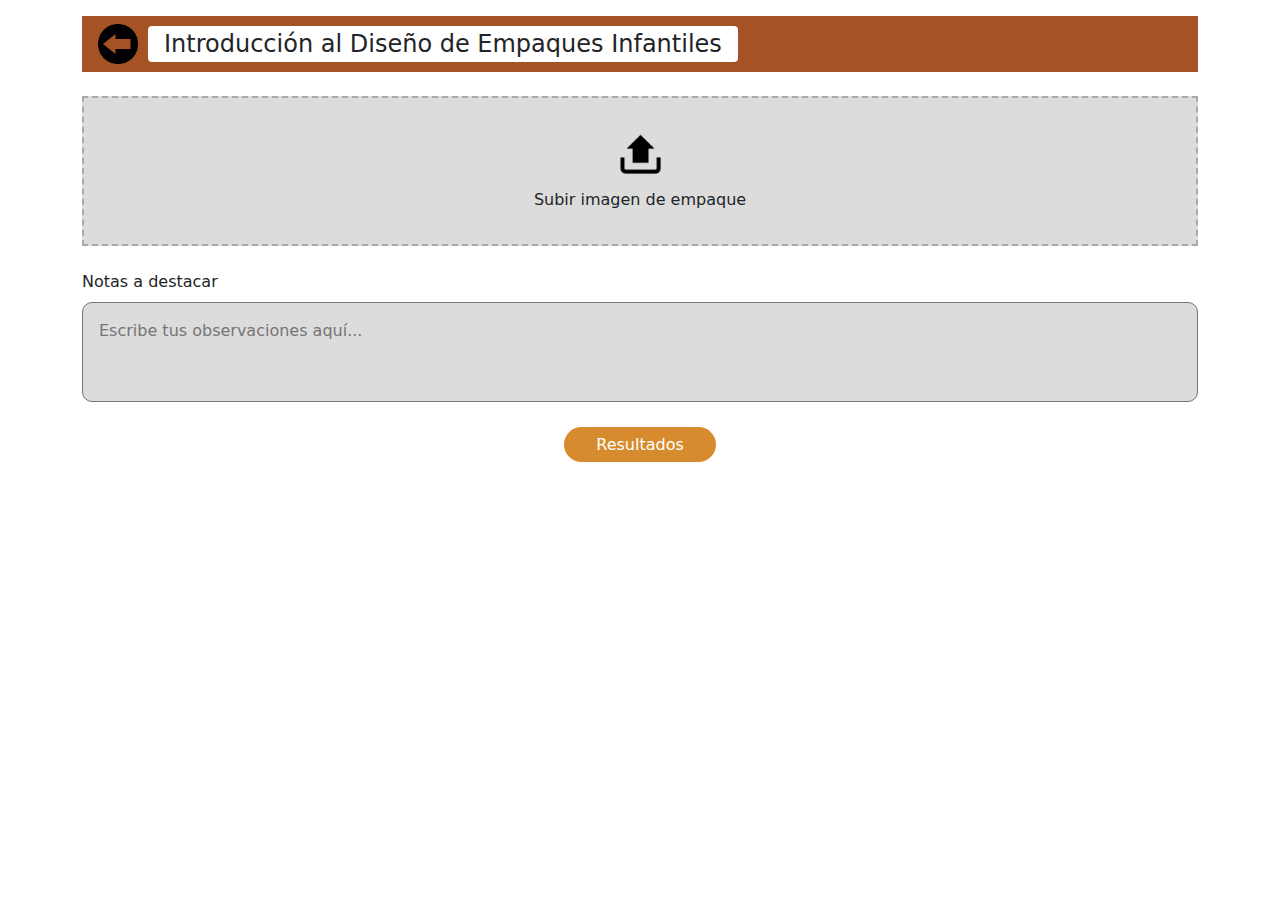
<file: taller2.html>
<!DOCTYPE html>
<html lang="es">
<head>
  <meta charset="UTF-8">
  <meta name="viewport" content="width=device-width, initial-scale=1">
  <title>Introducción al Diseño de Empaques Infantiles</title>
  <link href="https://cdn.jsdelivr.net/npm/bootstrap@5.3.0/dist/css/bootstrap.min.css" rel="stylesheet">
  <link rel="stylesheet" href="taller2.css">
</head>
<body>

  <div class="container">

    <!-- Barra de título con imagen -->
    <div class="barra-titulo">
      <a href="index.html">
        <img src="back-arrow_icon-icons.com_54057.png" alt="Volver"> <!-- Triángulo marrón -->
      </a>
      <h4>Introducción al Diseño de Empaques Infantiles</h4>
    </div>

    <!-- Subida de imagen -->
    <form class="mt-4">
      <label for="archivo" class="upload-box w-100">
        <img src="seo-social-web-network-internet_25_icon-icons.com_61513.png" alt="Subir"> <!-- Imagen de nube -->
        <div>Subir imagen de empaque</div>
        <input type="file" id="archivo" name="archivo" accept="image/*">
      </label>

      <!-- Notas a destacar -->
      <div class="mt-4">
        <label for="notas" class="form-label">Notas a destacar</label>
        <textarea id="notas" class="notas" placeholder="Escribe tus observaciones aquí..."></textarea>
      </div>

      <!-- Botón de resultados -->
      <div class="text-center mt-4">
        <a href="resultado2.html" class="btn-resultado text-decoration-none">Resultados</a>
      </div>
    </form>
  </div>

  <script src="https://cdn.jsdelivr.net/npm/bootstrap@5.3.0/dist/js/bootstrap.bundle.min.js"></script>
</body>
</html>
</file>
<file: queesback.css>
body {
    background-color: #33afea;
    font-family: Arial, sans-serif;
  }

  .header {
    background-color: #a65224;
    display: flex;
    align-items: center;
    justify-content: space-between;
    padding: 0.5rem 1rem;
  }

  .header img.logo {
    height: 60px; /* Aumentado el tamaño del logo */
  }

  .header img.back {
    height: 40px;
  }

  .content {
    padding: 1rem;
    text-align: center;
  }

  .seccion {
    margin: 2rem 0;
  }

  .seccion h5 {
    background-color: white;
    display: inline-block;
    padding: 0.5rem 1rem;
    border-radius: 20px;
    margin-bottom: 1rem;
  }

  .imagen-texto {
    display: flex;
    justify-content: center;
    align-items: center;
    gap: 1rem;
    flex-wrap: wrap;
  }

  .imagen-texto img {
    width: 300px; /* Aumentado el tamaño */
    height: auto;
    max-height: 280px;
    object-fit: cover;
  }

  .cuadro-texto {
    background-color: white;
    padding: 1rem;
    border-radius: 10px;
    max-width: 300px;
    text-align: left;
  }

  .personas {
    display: flex;
    justify-content: center;
    gap: 2rem;
    margin-top: 2rem;
    flex-wrap: wrap;
  }

  .persona {
    text-align: center;
  }

  .persona img {
    width: 100px;
    height: 100px;
    border-radius: 50%;
    background-color: #222;
    object-fit: cover;
  }

  .persona p {
    margin-top: 0.5rem;
    font-size: 0.9rem;
  }

  .btn-triangulo {
    background: none;
    border: none;
    padding: 0;
  }

  @media (max-width: 576px) {
    .imagen-texto {
      flex-direction: column;
    }

    .imagen-texto img,
    .cuadro-texto {
      max-width: 90%;
    }
  }
</file>
<file: registro.css>
body {
    background-color: white;
    font-family: Arial, sans-serif;
  }
  .btn-orange {
    background-color: #dc8f1d;
    color: white;
    border: none;
  }
  .btn-orange:hover {
    background-color: #c97f14;
  }
  .input-box {
    background-color: #29a8df;
    padding: 2rem;
    border-radius: 8px;
  }
  .form-label-custom {
    background-color: #4d4d4d;
    color: white;
    border-radius: 10px;
    padding: 2px 10px;
    font-size: 0.75rem;
    display: inline-block;
    margin-bottom: 4px;
  }
  .btn-social {
    background-color: #d9d9d9;
    border: none;
    width: 100%;
    padding: 0.5rem;
    font-weight: bold;
  }
  .btn-social img {
    width: 20px;
    margin-right: 8px;
  }
</file>
<file: resultado1.css>
body {
    background-color: #fff;
    font-family: Arial, sans-serif;
    padding-top: 1rem;
  }

  .barra-titulo {
    background-color: #a65224;
    display: flex;
    align-items: center;
    padding: 0.5rem 1rem;
    margin-bottom: 2rem;
  }

  .barra-titulo img {
    height: 40px;
    margin-right: 10px;
    cursor: pointer;
  }

  .barra-titulo h4 {
    margin: 0;
    background-color: white;
    padding: 0.25rem 1rem;
    border-radius: 0.25rem;
  }

  .modulo-badge {
    background-color: #f0f0f0;
    border-radius: 20px;
    padding: 0.3rem 1rem;
    display: inline-block;
    margin-bottom: 1rem;
  }

  .result-card {
    background-color: #0e071b;
    padding: 2rem;
    border-radius: 10px;
    color: white;
  }

  .progress {
    height: 20px;
    border-radius: 10px;
    margin-bottom: 1rem;
  }

  .progress-bar {
    transition: width 2s ease-in-out;
  }

  .btn-resultado {
    background-color: #d68c2e;
    color: white;
    border-radius: 25px;
    padding: 0.5rem 1.5rem;
    border: none;
    margin: 0.5rem;
    text-decoration: none;
    display: inline-block;
  }

  .alerta-felicidades {
    display: none;
    margin-top: 1.5rem;
  }
</file>
<file: resultado2.css>
body {
    background-color: #fff;
    font-family: Arial, sans-serif;
    padding-top: 1rem;
  }

  .barra-titulo {
    background-color: #a65224;
    display: flex;
    align-items: center;
    padding: 0.5rem 1rem;
    margin-bottom: 2rem;
  }

  .barra-titulo img {
    height: 40px;
    margin-right: 10px;
    cursor: pointer;
  }

  .barra-titulo h4 {
    margin: 0;
    background-color: white;
    padding: 0.25rem 1rem;
    border-radius: 0.25rem;
  }

  .modulo-badge {
    background-color: #f0f0f0;
    border-radius: 20px;
    padding: 0.3rem 1rem;
    display: inline-block;
    margin-bottom: 1rem;
  }

  .result-card {
    background-color: #0e071b;
    padding: 2rem;
    border-radius: 10px;
    color: white;
  }

  .progress {
    height: 20px;
    border-radius: 10px;
    margin-bottom: 1rem;
  }

  .progress-bar {
    transition: width 2s ease-in-out;
  }

  .btn-resultado {
    background-color: #d68c2e;
    color: white;
    border-radius: 25px;
    padding: 0.5rem 1.5rem;
    border: none;
    margin: 0.5rem;
    text-decoration: none;
    display: inline-block;
  }

  .alerta-felicidades {
    display: none;
    margin-top: 1.5rem;
  }
</file>
<file: taller.css>
.barra-titulo {
    background-color: #a65224;
    display: flex;
    align-items: center;
    padding: 0.5rem 1rem;
    margin-top: 1rem;
  }

  .barra-titulo img {
    height: 40px;
    margin-right: 10px;
    cursor: pointer;
  }

  .barra-titulo h4 {
    margin: 0;
    background-color: white;
    padding: 0.25rem 1rem;
    border-radius: 0.25rem;
  }

  .upload-box {
    background-color: #dcdcdc;
    border: 2px dashed #aaa;
    padding: 2rem;
    text-align: center;
    cursor: pointer;
    position: relative;
  }

  .upload-box img {
    width: 50px;
    margin-bottom: 10px;
  }

  .notas {
    background-color: #dcdcdc;
    border-radius: 10px;
    padding: 1rem;
    resize: none;
    width: 100%;
    min-height: 100px;
  }

  .btn-resultado {
    background-color: #d68c2e;
    color: white;
    border-radius: 25px;
    padding: 0.5rem 2rem;
    border: none;
  }

  input[type="file"] {
    display: none;
  }
</file>
<file: taller1.css>
.barra-titulo {
    background-color: #a65224;
    display: flex;
    align-items: center;
    padding: 0.5rem 1rem;
    margin-top: 1rem;
  }

  .barra-titulo img {
    height: 40px;
    margin-right: 10px;
    cursor: pointer;
  }

  .barra-titulo h4 {
    margin: 0;
    background-color: white;
    padding: 0.25rem 1rem;
    border-radius: 0.25rem;
  }

  .upload-box {
    background-color: #dcdcdc;
    border: 2px dashed #aaa;
    padding: 2rem;
    text-align: center;
    cursor: pointer;
    position: relative;
  }

  .upload-box img {
    width: 50px;
    margin-bottom: 10px;
  }

  .notas {
    background-color: #dcdcdc;
    border-radius: 10px;
    padding: 1rem;
    resize: none;
    width: 100%;
    min-height: 100px;
  }

  .btn-resultado {
    background-color: #d68c2e;
    color: white;
    border-radius: 25px;
    padding: 0.5rem 2rem;
    border: none;
  }

  input[type="file"] {
    display: none;
  }
</file>
<file: taller2.css>
.barra-titulo {
    background-color: #a65224;
    display: flex;
    align-items: center;
    padding: 0.5rem 1rem;
    margin-top: 1rem;
  }

  .barra-titulo img {
    height: 40px;
    margin-right: 10px;
    cursor: pointer;
  }

  .barra-titulo h4 {
    margin: 0;
    background-color: white;
    padding: 0.25rem 1rem;
    border-radius: 0.25rem;
  }

  .upload-box {
    background-color: #dcdcdc;
    border: 2px dashed #aaa;
    padding: 2rem;
    text-align: center;
    cursor: pointer;
    position: relative;
  }

  .upload-box img {
    width: 50px;
    margin-bottom: 10px;
  }

  .notas {
    background-color: #dcdcdc;
    border-radius: 10px;
    padding: 1rem;
    resize: none;
    width: 100%;
    min-height: 100px;
  }

  .btn-resultado {
    background-color: #d68c2e;
    color: white;
    border-radius: 25px;
    padding: 0.5rem 2rem;
    border: none;
  }

  input[type="file"] {
    display: none;
  }
</file>
